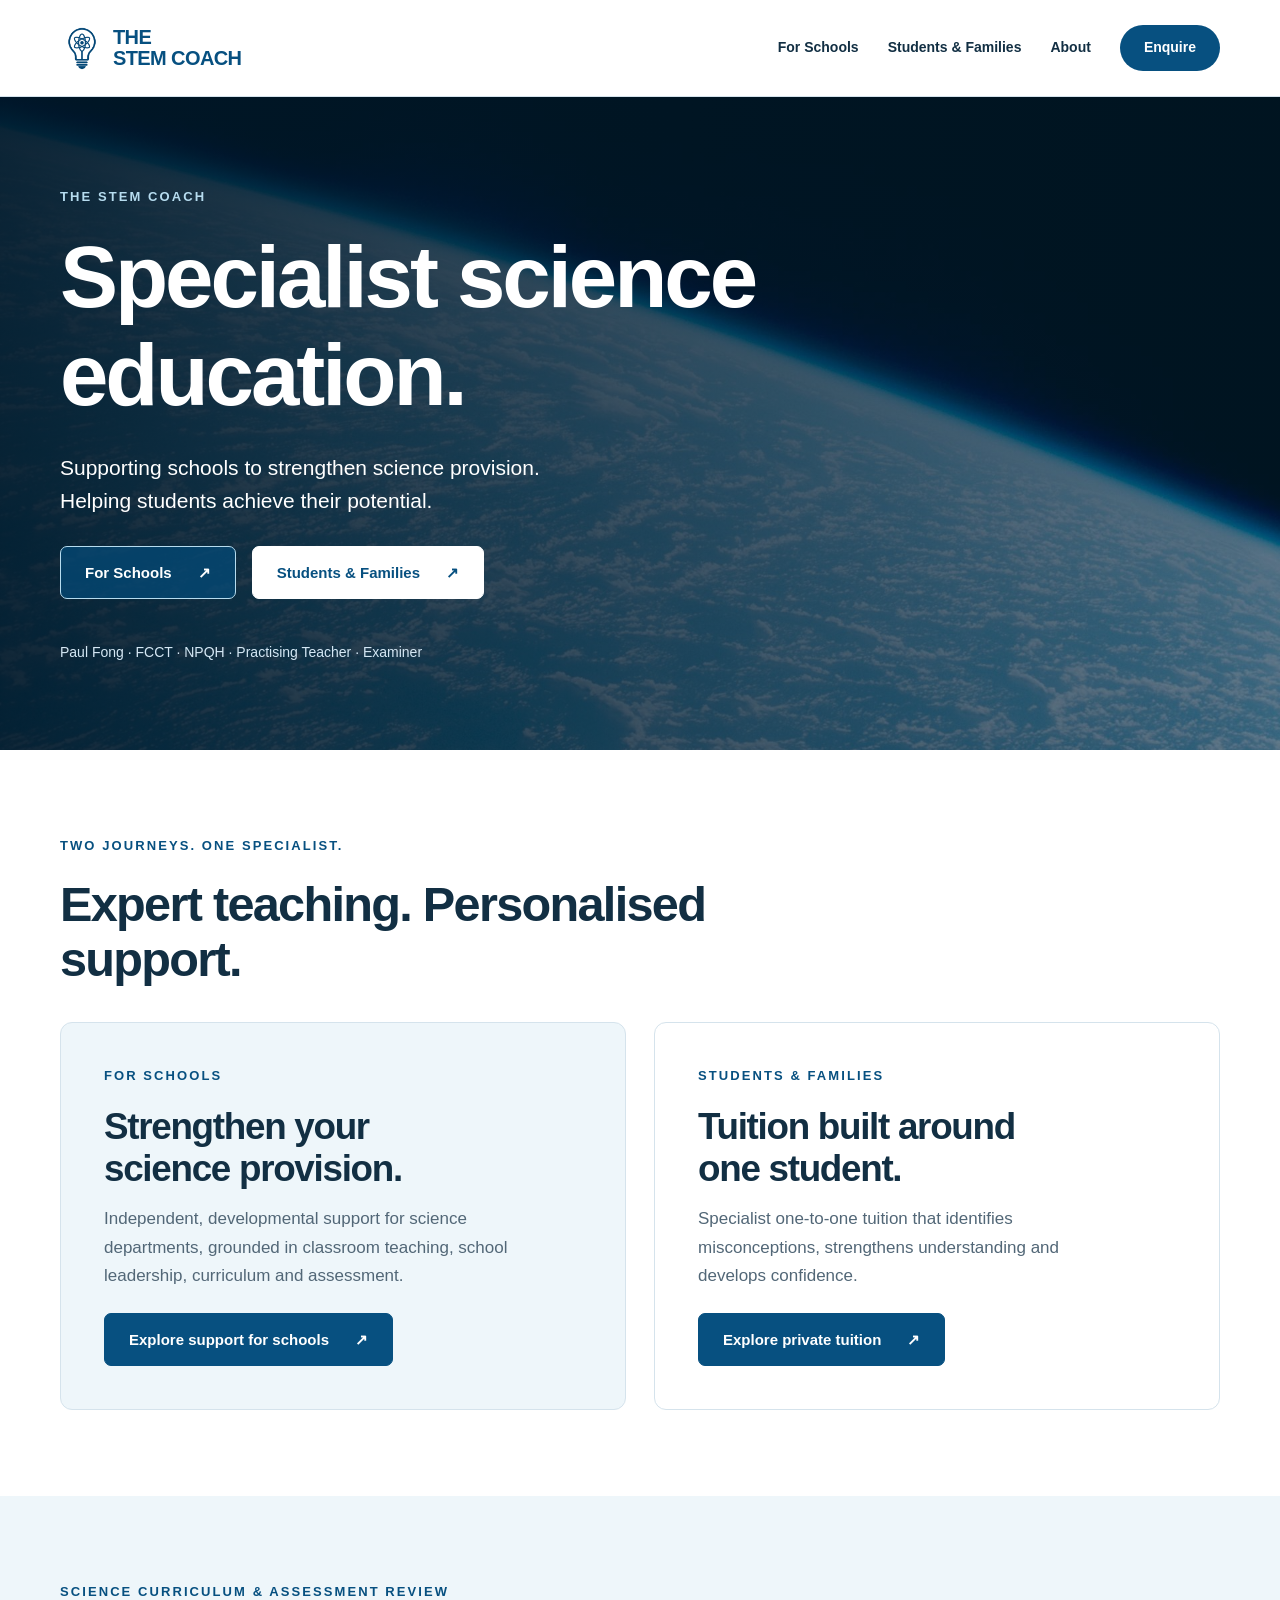
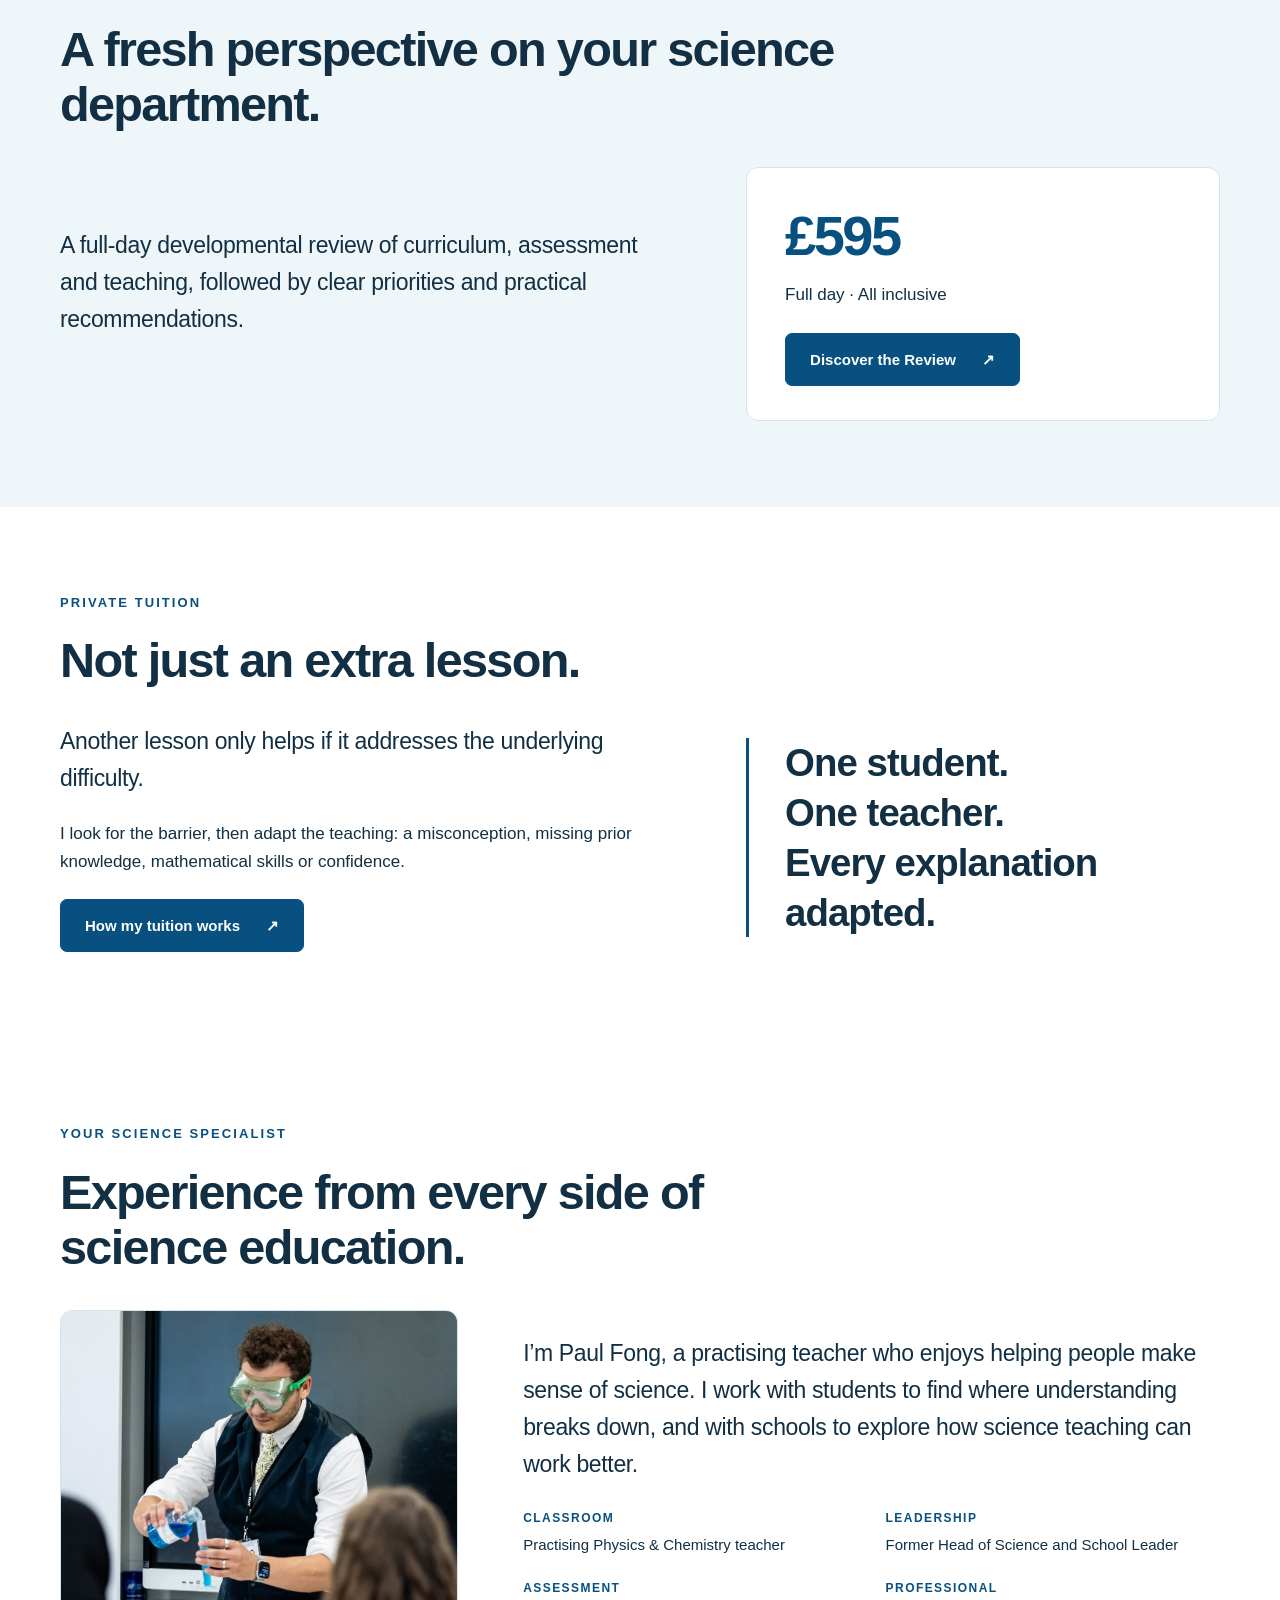
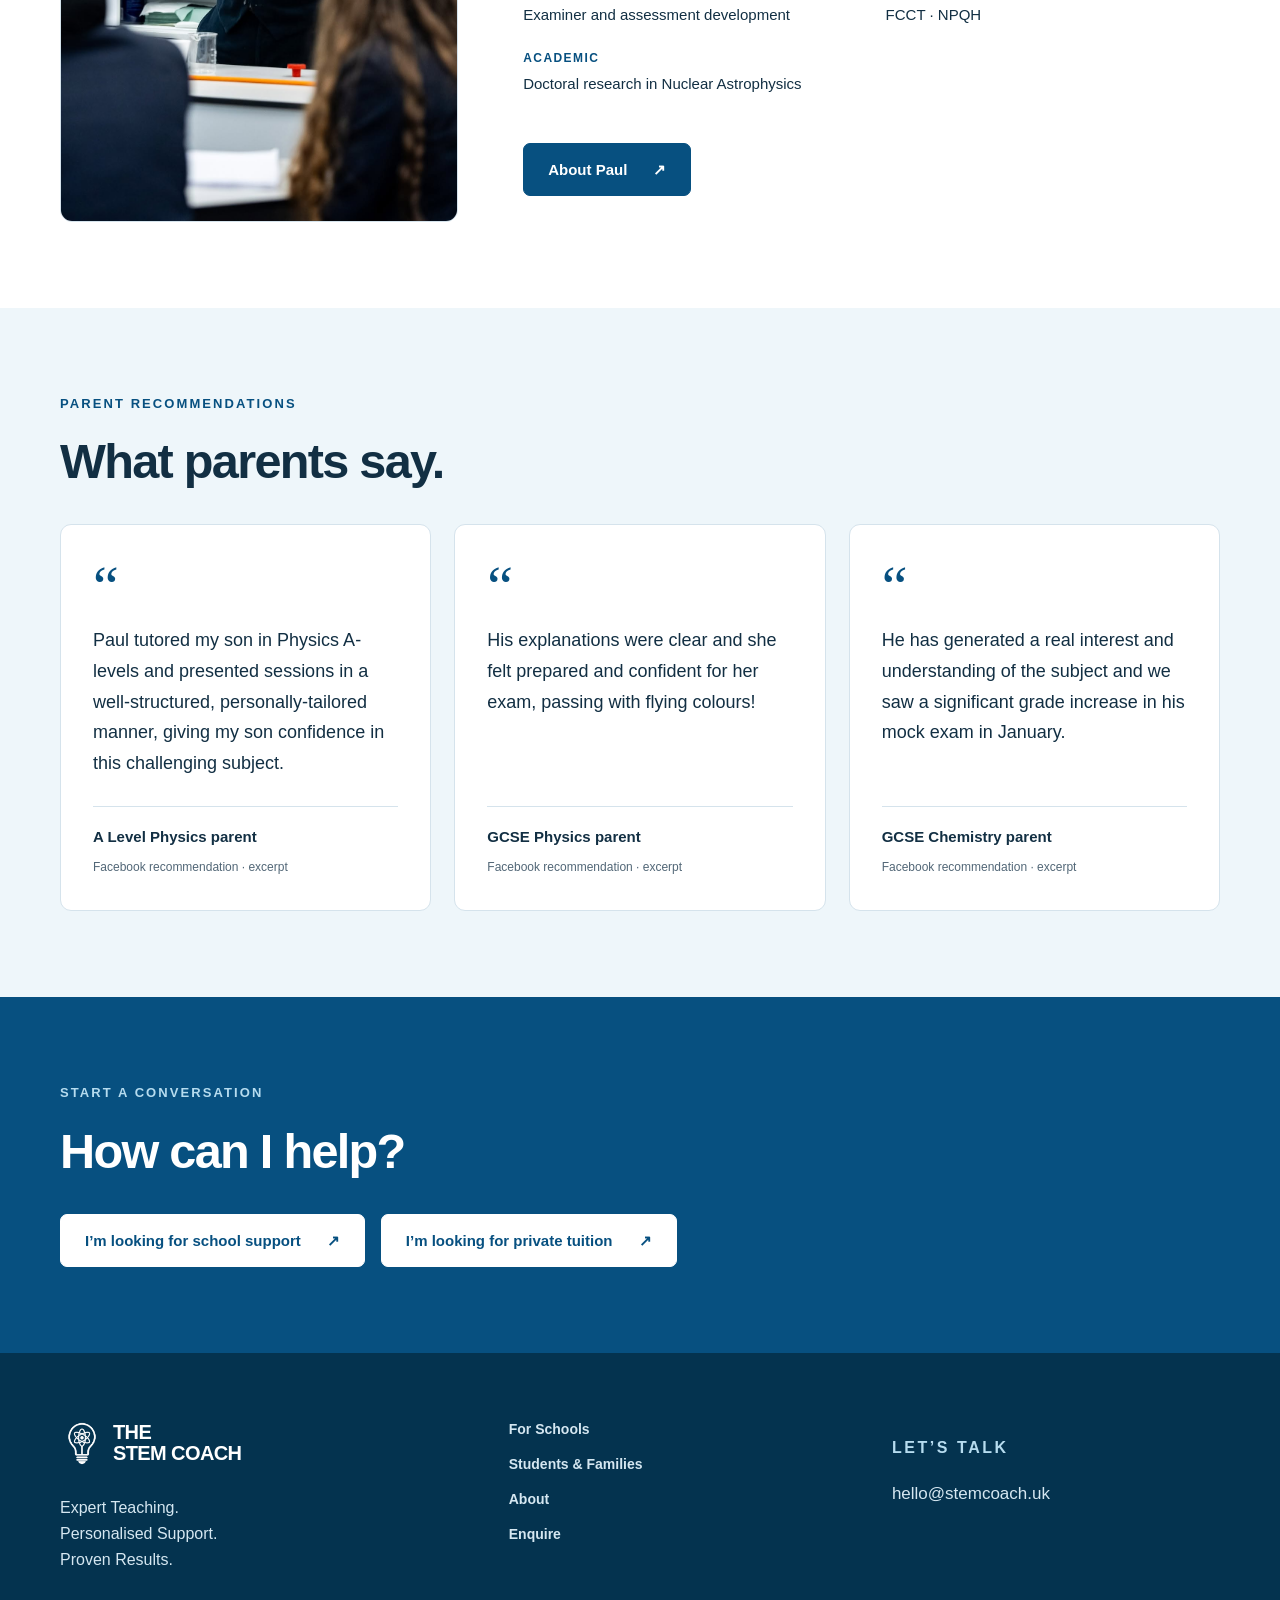
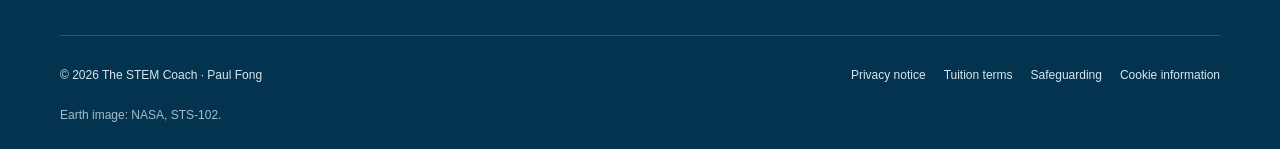
<file: index.html>
<!doctype html><html lang="en-GB"><head><meta charset="UTF-8"><meta name="viewport" content="width=device-width,initial-scale=1"><title>Specialist science education | The STEM Coach</title><meta name="description" content="Independent science consultancy for schools and specialist online Physics and Science tuition."><meta property="og:title" content="Specialist science education | The STEM Coach"><meta property="og:description" content="Independent science consultancy for schools and specialist online Physics and Science tuition."><meta property="og:type" content="website"><meta property="og:locale" content="en_GB"><link rel="icon" href="/favicon.svg" type="image/svg+xml"><link rel="stylesheet" href="/style.css?v=20261004-1436"><script defer src="/app.js"></script></head><body><a class="skip" href="#main">Skip to content</a><header><div class="wrap nav-wrap"><a class="brand" href="/" aria-label="The STEM Coach home"><img class="brand-mark" src="/stem-coach-logo.png" alt="" width="44" height="60"><span>THE<br>STEM COACH</span></a><button class="menu-toggle" aria-label="Open navigation" aria-expanded="false" aria-controls="main-nav">Menu <span>☰</span></button><nav id="main-nav" aria-label="Main navigation"><a href="/schools" class=" " >For Schools</a><a href="/tuition" class=" " >Students & Families</a><a href="/about" class=" " >About</a><a href="/enquire" class=" nav-cta" >Enquire</a></nav></div></header><main id="main"><section class="hero earth"><div class="wrap"><p class="eyebrow">THE STEM COACH</p><h1>Specialist science<br>education.</h1><p class="lede">Supporting schools to strengthen science provision.<br>Helping students achieve their potential.</p><div class="actions"><a class="button light" href="/schools">For Schools <span aria-hidden="true">↗</span></a><a class="button light" href="/tuition">Students & Families <span aria-hidden="true">↗</span></a></div><p class=credentials>Paul Fong · FCCT · NPQH · Practising Teacher · Examiner</p></div></section><section class="section "><div class="wrap"><p class="eyebrow">TWO JOURNEYS. ONE SPECIALIST.</p><h2>Expert teaching. Personalised support.</h2><div class="routes"><article class="route"><p class="eyebrow">FOR SCHOOLS</p><h3>Strengthen your<br>science provision.</h3><p>Independent, developmental support for science departments, grounded in classroom teaching, school leadership, curriculum and assessment.</p><a class="button " href="/schools">Explore support for schools <span aria-hidden="true">↗</span></a></article><article class="route"><p class="eyebrow">STUDENTS & FAMILIES</p><h3>Tuition built around<br>one student.</h3><p>Specialist one-to-one tuition that identifies misconceptions, strengthens understanding and develops confidence.</p><a class="button " href="/tuition">Explore private tuition <span aria-hidden="true">↗</span></a></article></div></div></section><section class="section pale"><div class="wrap"><p class="eyebrow">SCIENCE CURRICULUM & ASSESSMENT REVIEW</p><h2>A fresh perspective on your science department.</h2><div class="split"><p class="large">A full-day developmental review of curriculum, assessment and teaching, followed by clear priorities and practical recommendations.</p><div class="price-panel"><p class="price">£595</p><p>Full day · All inclusive</p><a class="button " href="/schools#review">Discover the Review <span aria-hidden="true">↗</span></a></div></div></div></section><section class="section "><div class="wrap"><p class="eyebrow">PRIVATE TUITION</p><h2>Not just an extra lesson.</h2><div class="split"><div><p class="large">Another lesson only helps if it addresses the underlying difficulty.</p><p>I look for the barrier, then adapt the teaching: a misconception, missing prior knowledge, mathematical skills or confidence.</p><a class="button " href="/tuition#how-it-works">How my tuition works <span aria-hidden="true">↗</span></a></div><blockquote>One student.<br>One teacher.<br>Every explanation adapted.</blockquote></div></div></section><section class="section "><div class="wrap"><p class="eyebrow">YOUR SCIENCE SPECIALIST</p><h2>Experience from every side of science education.</h2><div class="bio"><figure class="portrait teaching-photo"><img src="/paul-teaching.jpg" alt="Paul Fong teaching a chemistry practical, pouring a blue solution into a test tube." width="1920" height="1280" loading="lazy"></figure><div><p class="large">I’m Paul Fong, a practising teacher who enjoys helping people make sense of science. I work with students to find where understanding breaks down, and with schools to explore how science teaching can work better.</p><div class="credentials-grid"><div><h3>Classroom</h3><p>Practising Physics & Chemistry teacher</p></div><div><h3>Leadership</h3><p>Former Head of Science and School Leader</p></div><div><h3>Assessment</h3><p>Examiner and assessment development</p></div><div><h3>Professional</h3><p>FCCT · NPQH</p></div><div><h3>Academic</h3><p>Doctoral research in Nuclear Astrophysics</p></div></div><a class="button " href="/about">About Paul <span aria-hidden="true">↗</span></a></div></div></div></section><section class="section pale"><div class="wrap"><p class="eyebrow">PARENT RECOMMENDATIONS</p><h2>What parents say.</h2><div class="grid testimonials"><figure class="card testimonial"><span class="quote-mark" aria-hidden="true">“</span><blockquote>Paul tutored my son in Physics A-levels and presented sessions in a well-structured, personally-tailored manner, giving my son confidence in this challenging subject.</blockquote><figcaption><strong>A Level Physics parent</strong><small>Facebook recommendation · excerpt</small></figcaption></figure><figure class="card testimonial"><span class="quote-mark" aria-hidden="true">“</span><blockquote>His explanations were clear and she felt prepared and confident for her exam, passing with flying colours!</blockquote><figcaption><strong>GCSE Physics parent</strong><small>Facebook recommendation · excerpt</small></figcaption></figure><figure class="card testimonial"><span class="quote-mark" aria-hidden="true">“</span><blockquote>He has generated a real interest and understanding of the subject and we saw a significant grade increase in his mock exam in January.</blockquote><figcaption><strong>GCSE Chemistry parent</strong><small>Facebook recommendation · excerpt</small></figcaption></figure></div></div></section><section class="section blue"><div class="wrap"><p class="eyebrow">START A CONVERSATION</p><h2>How can I help?</h2><div class="actions"><a class="button light" href="/enquire?type=school">I’m looking for school support <span aria-hidden="true">↗</span></a><a class="button light" href="/enquire?type=tuition">I’m looking for private tuition <span aria-hidden="true">↗</span></a></div></div></section></main><footer><div class="wrap"><div class="footer-top"><div><a class="brand" href="/" aria-label="The STEM Coach home"><img class="brand-mark" src="/stem-coach-logo.png" alt="" width="44" height="60"><span>THE<br>STEM COACH</span></a><p>Expert Teaching.<br>Personalised Support.<br>Proven Results.</p></div><nav aria-label="Footer navigation"><a href="/schools">For Schools</a><a href="/tuition">Students & Families</a><a href="/about">About</a><a href="/enquire">Enquire</a></nav><div><p class="eyebrow">LET’S TALK</p><a href="mailto:hello@stemcoach.uk">hello@stemcoach.uk</a></div></div><div class="footer-bottom"><span>© 2026 The STEM Coach · Paul Fong</span><div><a href="/privacy">Privacy notice</a><a href="/terms">Tuition terms</a><a href="/safeguarding">Safeguarding</a><a href="/cookies">Cookie information</a></div></div><p class="image-credit">Earth image: NASA, STS-102.</p></div></footer></body></html>
</file>
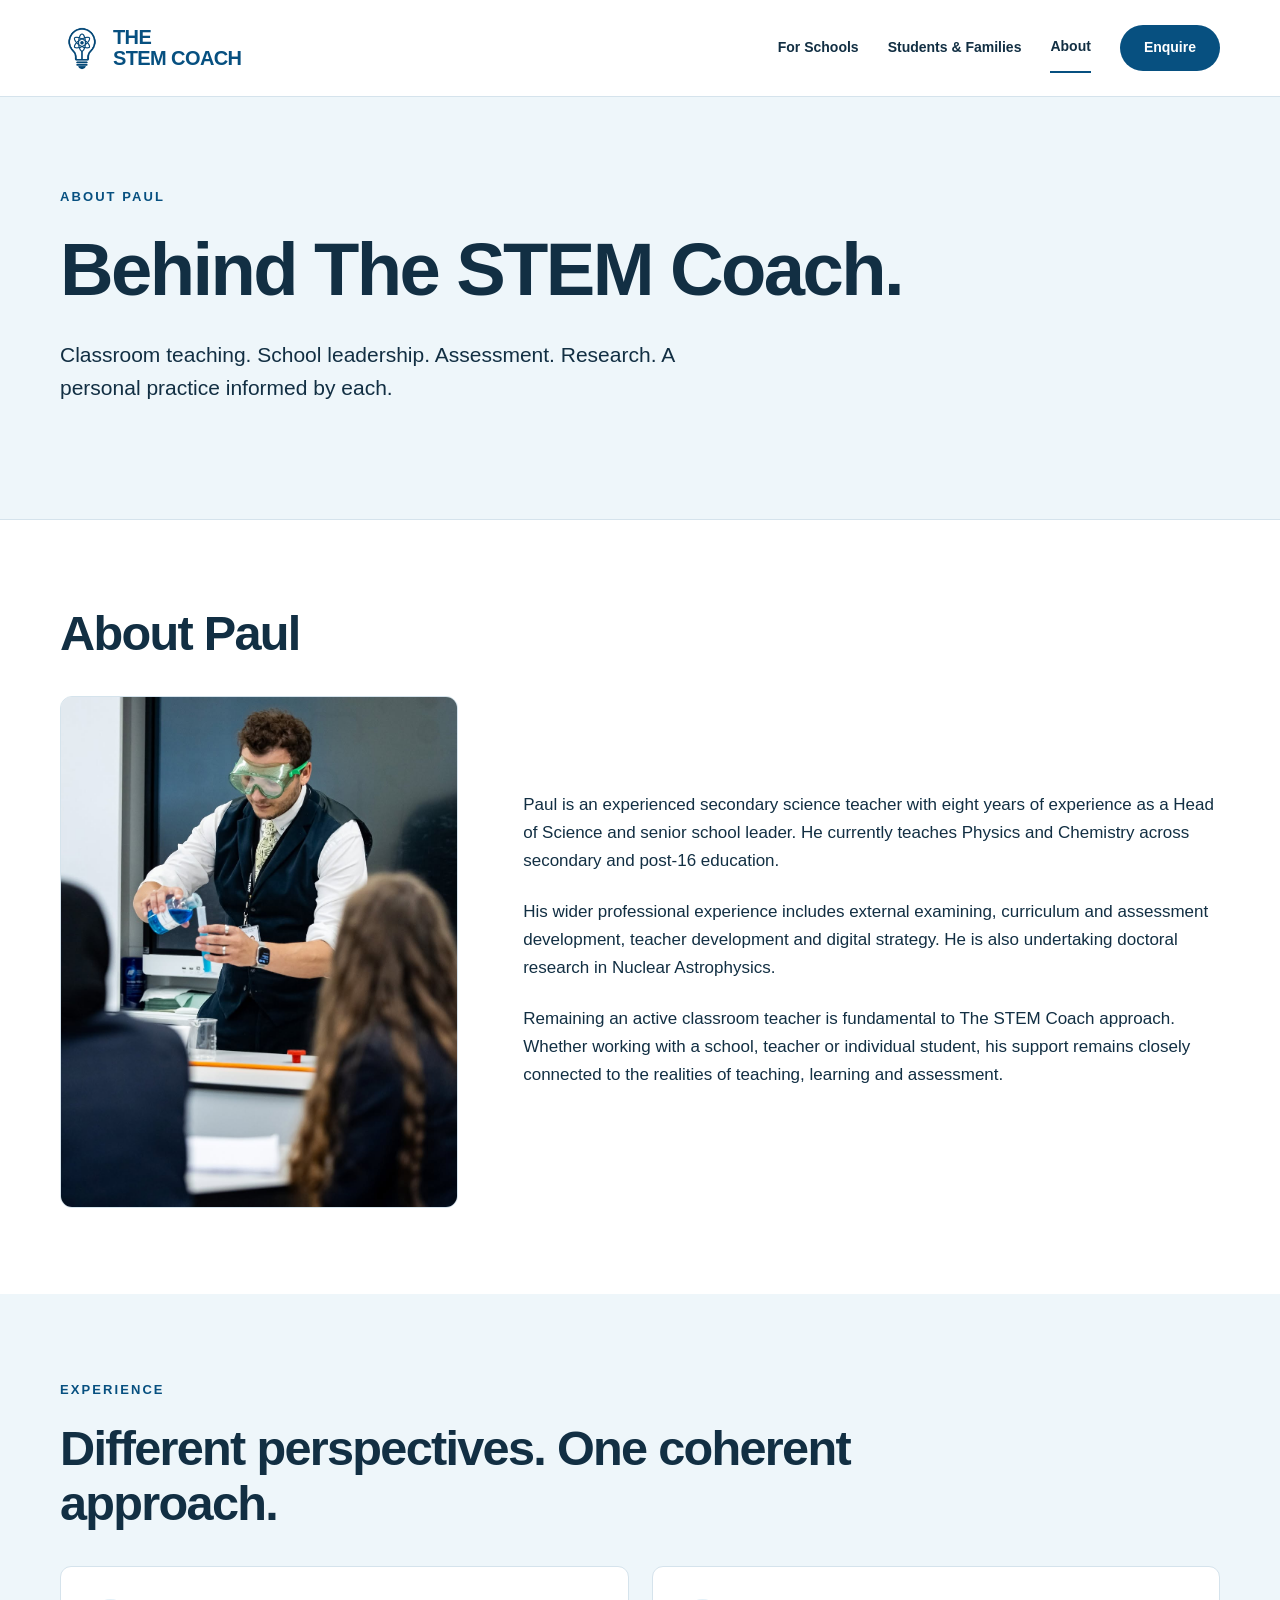
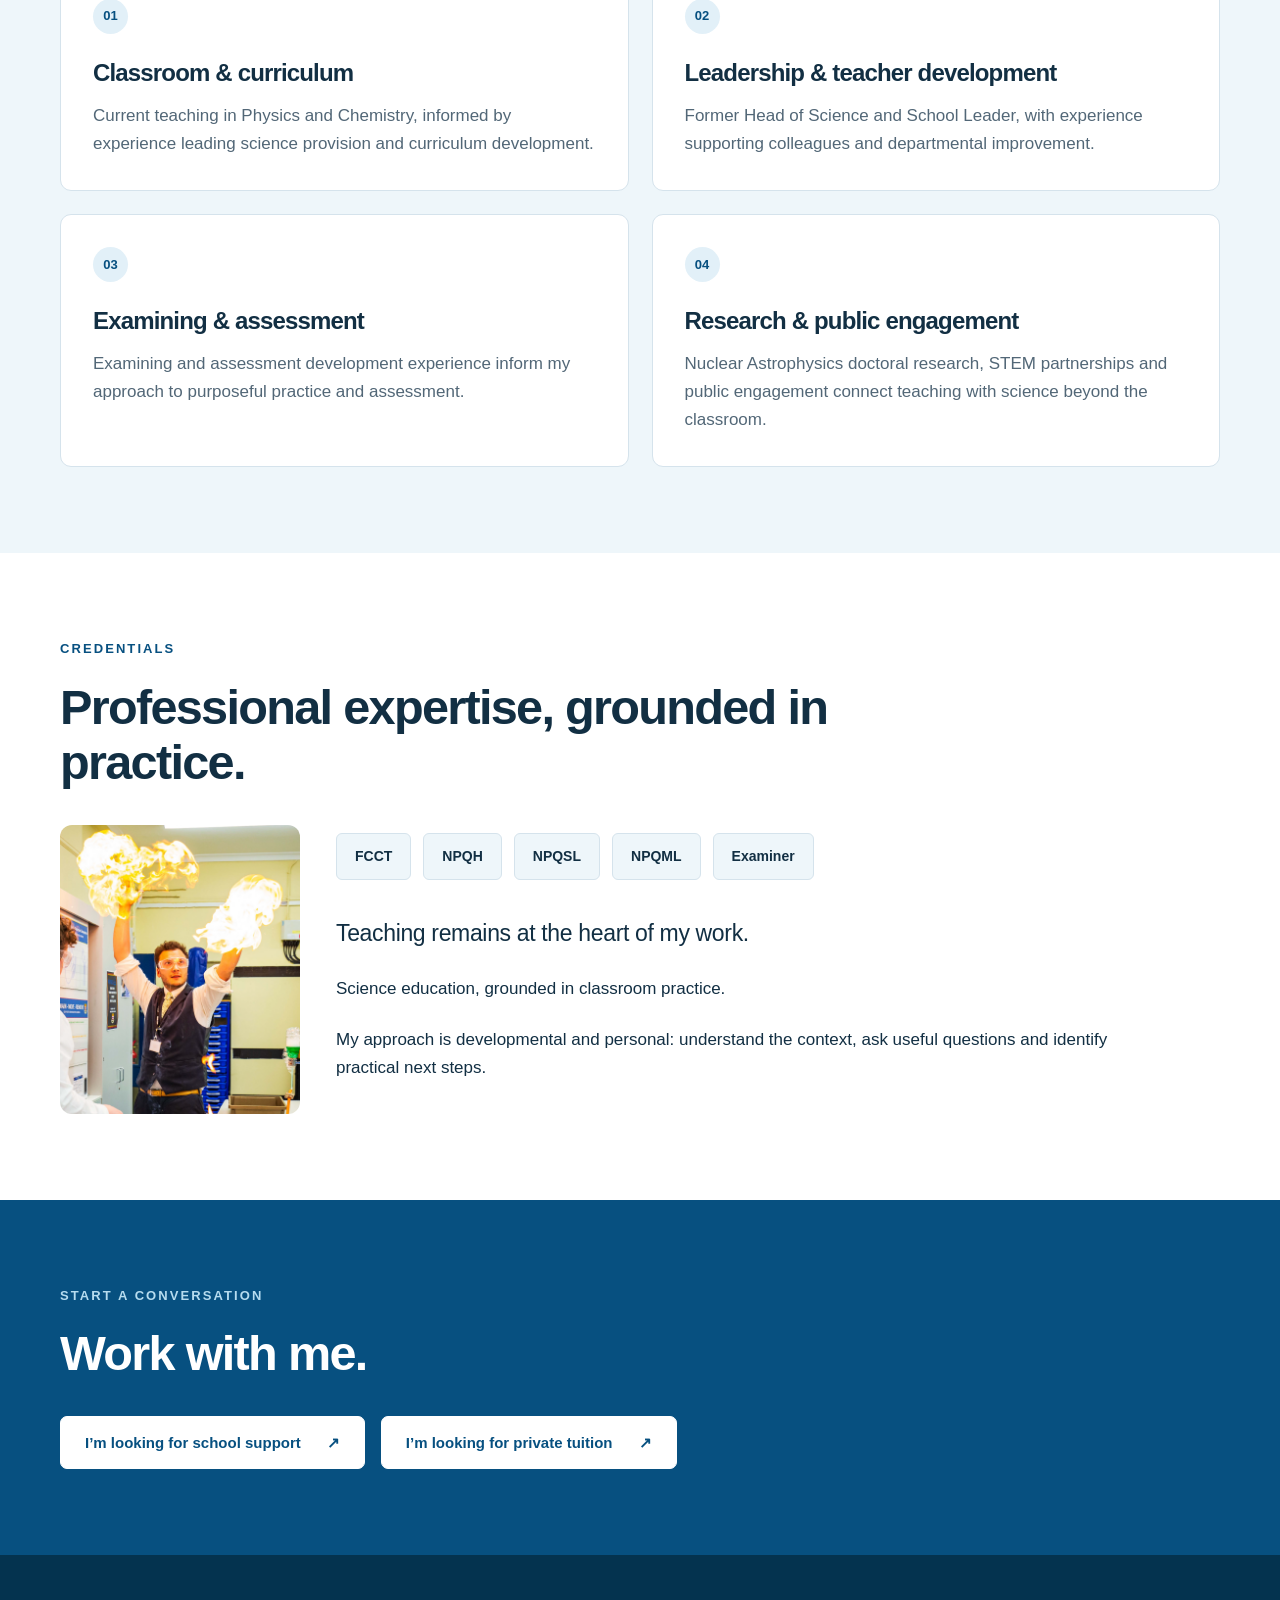
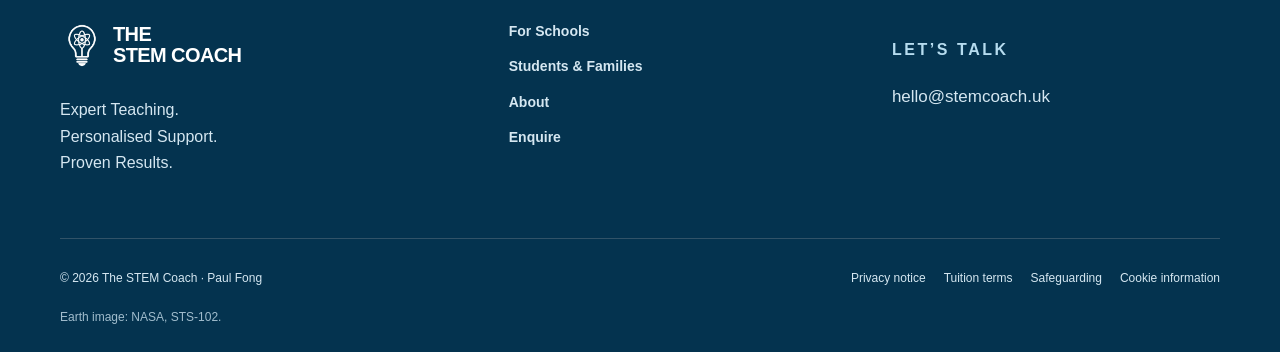
<file: about/index.html>
<!doctype html><html lang="en-GB"><head><meta charset="UTF-8"><meta name="viewport" content="width=device-width,initial-scale=1"><title>About Paul Fong | The STEM Coach</title><meta name="description" content="Meet Paul Fong: Physics and Chemistry teacher, former school leader, examiner, NPQH, FCCT and Nuclear Astrophysics doctoral researcher."><meta property="og:title" content="About Paul Fong | The STEM Coach"><meta property="og:description" content="Meet Paul Fong: Physics and Chemistry teacher, former school leader, examiner, NPQH, FCCT and Nuclear Astrophysics doctoral researcher."><meta property="og:type" content="website"><meta property="og:locale" content="en_GB"><link rel="icon" href="/favicon.svg" type="image/svg+xml"><link rel="stylesheet" href="/style.css?v=20261004-1436"><script defer src="/app.js"></script></head><body><a class="skip" href="#main">Skip to content</a><header><div class="wrap nav-wrap"><a class="brand" href="/" aria-label="The STEM Coach home"><img class="brand-mark" src="/stem-coach-logo.png" alt="" width="44" height="60"><span>THE<br>STEM COACH</span></a><button class="menu-toggle" aria-label="Open navigation" aria-expanded="false" aria-controls="main-nav">Menu <span>☰</span></button><nav id="main-nav" aria-label="Main navigation"><a href="/schools" class=" " >For Schools</a><a href="/tuition" class=" " >Students & Families</a><a href="/about" class="active " aria-current=page>About</a><a href="/enquire" class=" nav-cta" >Enquire</a></nav></div></header><main id="main"><section class="hero inner"><div class="wrap"><p class="eyebrow">ABOUT PAUL</p><h1>Behind The STEM Coach.</h1><p class="lede">Classroom teaching. School leadership. Assessment. Research. A personal practice informed by each.</p><div class="actions"></div></div></section><section class="section "><div class="wrap"><h2>About Paul</h2><div class="bio"><figure class="portrait teaching-photo"><img src="/paul-teaching.jpg" alt="Paul Fong teaching a chemistry practical, pouring a blue solution into a test tube." width="1920" height="1280" loading="lazy"></figure><div><p>Paul is an experienced secondary science teacher with eight years of experience as a Head of Science and senior school leader. He currently teaches Physics and Chemistry across secondary and post-16 education.</p><p>His wider professional experience includes external examining, curriculum and assessment development, teacher development and digital strategy. He is also undertaking doctoral research in Nuclear Astrophysics.</p><p>Remaining an active classroom teacher is fundamental to The STEM Coach approach. Whether working with a school, teacher or individual student, his support remains closely connected to the realities of teaching, learning and assessment.</p></div></div></div></section><section class="section pale"><div class="wrap"><p class="eyebrow">EXPERIENCE</p><h2>Different perspectives. One coherent approach.</h2><div class="grid "><article class="card"><span class="number">01</span><h3>Classroom & curriculum</h3><p>Current teaching in Physics and Chemistry, informed by experience leading science provision and curriculum development.</p></article><article class="card"><span class="number">02</span><h3>Leadership & teacher development</h3><p>Former Head of Science and School Leader, with experience supporting colleagues and departmental improvement.</p></article><article class="card"><span class="number">03</span><h3>Examining & assessment</h3><p>Examining and assessment development experience inform my approach to purposeful practice and assessment.</p></article><article class="card"><span class="number">04</span><h3>Research & public engagement</h3><p>Nuclear Astrophysics doctoral research, STEM partnerships and public engagement connect teaching with science beyond the classroom.</p></article></div></div></section><section class="section "><div class="wrap"><p class="eyebrow">CREDENTIALS</p><h2>Professional expertise, grounded in practice.</h2><div class="bio" style="display:flex;flex-wrap:wrap;gap:36px;align-items:center"><figure class="demonstration-photo" style="width:240px;max-width:100%;flex:0 1 240px;margin:0"><img src="/paul-demonstration.png" alt="Paul Fong wearing safety goggles while leading a classroom flame demonstration." width="980" height="1180" loading="lazy"></figure><div style="flex:1 1 320px;min-width:0"><div class="credential-strip"><span>FCCT</span><span>NPQH</span><span>NPQSL</span><span>NPQML</span><span>Examiner</span></div><p class="large">Teaching remains at the heart of my work.</p><p>Science education, grounded in classroom practice.</p><p class="narrow">My approach is developmental and personal: understand the context, ask useful questions and identify practical next steps.</p></div></div></div></section><section class="section blue"><div class="wrap"><p class="eyebrow">START A CONVERSATION</p><h2>Work with me.</h2><div class="actions"><a class="button light" href="/enquire?type=school">I’m looking for school support <span aria-hidden="true">↗</span></a><a class="button light" href="/enquire?type=tuition">I’m looking for private tuition <span aria-hidden="true">↗</span></a></div></div></section></main><footer><div class="wrap"><div class="footer-top"><div><a class="brand" href="/" aria-label="The STEM Coach home"><img class="brand-mark" src="/stem-coach-logo.png" alt="" width="44" height="60"><span>THE<br>STEM COACH</span></a><p>Expert Teaching.<br>Personalised Support.<br>Proven Results.</p></div><nav aria-label="Footer navigation"><a href="/schools">For Schools</a><a href="/tuition">Students & Families</a><a href="/about">About</a><a href="/enquire">Enquire</a></nav><div><p class="eyebrow">LET’S TALK</p><a href="mailto:hello@stemcoach.uk">hello@stemcoach.uk</a></div></div><div class="footer-bottom"><span>© 2026 The STEM Coach · Paul Fong</span><div><a href="/privacy">Privacy notice</a><a href="/terms">Tuition terms</a><a href="/safeguarding">Safeguarding</a><a href="/cookies">Cookie information</a></div></div><p class="image-credit">Earth image: NASA, STS-102.</p></div></footer></body></html>
</file>
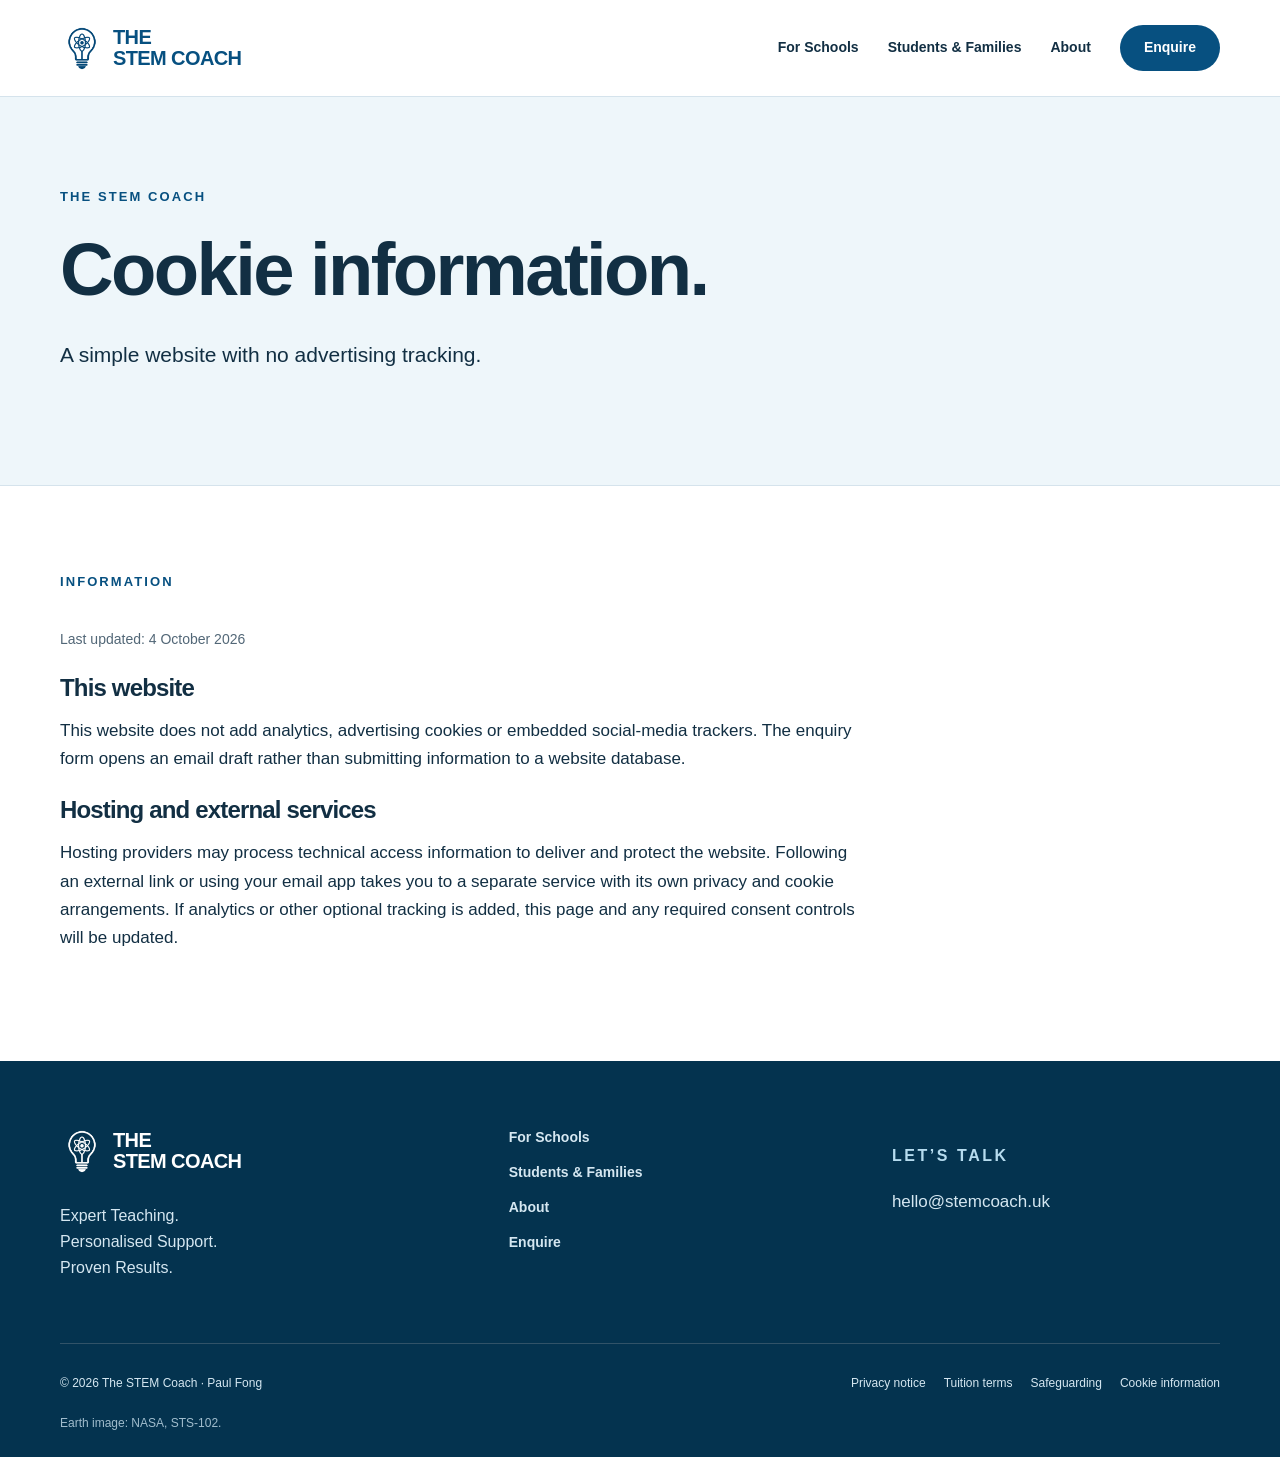
<file: cookies/index.html>
<!doctype html><html lang="en-GB"><head><meta charset="UTF-8"><meta name="viewport" content="width=device-width,initial-scale=1"><title>Cookie information | The STEM Coach</title><meta name="description" content="A simple website with no advertising tracking."><meta property="og:title" content="Cookie information | The STEM Coach"><meta property="og:description" content="A simple website with no advertising tracking."><meta property="og:type" content="website"><meta property="og:locale" content="en_GB"><link rel="icon" href="/favicon.svg" type="image/svg+xml"><link rel="stylesheet" href="/style.css?v=20261004-1436"><script defer src="/app.js"></script></head><body><a class="skip" href="#main">Skip to content</a><header><div class="wrap nav-wrap"><a class="brand" href="/" aria-label="The STEM Coach home"><img class="brand-mark" src="/stem-coach-logo.png" alt="" width="44" height="60"><span>THE<br>STEM COACH</span></a><button class="menu-toggle" aria-label="Open navigation" aria-expanded="false" aria-controls="main-nav">Menu <span>☰</span></button><nav id="main-nav" aria-label="Main navigation"><a href="/schools" class=" " >For Schools</a><a href="/tuition" class=" " >Students & Families</a><a href="/about" class=" " >About</a><a href="/enquire" class=" nav-cta" >Enquire</a></nav></div></header><main id="main"><section class="hero inner"><div class="wrap"><p class="eyebrow">THE STEM COACH</p><h1>Cookie information.</h1><p class="lede">A simple website with no advertising tracking.</p><div class="actions"></div></div></section><section class="section "><div class="wrap"><p class="eyebrow">INFORMATION</p><h2></h2><div class="narrow"><p class="form-note">Last updated: 4 October 2026</p><h3>This website</h3><p>This website does not add analytics, advertising cookies or embedded social-media trackers. The enquiry form opens an email draft rather than submitting information to a website database.</p><h3>Hosting and external services</h3><p>Hosting providers may process technical access information to deliver and protect the website. Following an external link or using your email app takes you to a separate service with its own privacy and cookie arrangements. If analytics or other optional tracking is added, this page and any required consent controls will be updated.</p></div></div></section></main><footer><div class="wrap"><div class="footer-top"><div><a class="brand" href="/" aria-label="The STEM Coach home"><img class="brand-mark" src="/stem-coach-logo.png" alt="" width="44" height="60"><span>THE<br>STEM COACH</span></a><p>Expert Teaching.<br>Personalised Support.<br>Proven Results.</p></div><nav aria-label="Footer navigation"><a href="/schools">For Schools</a><a href="/tuition">Students & Families</a><a href="/about">About</a><a href="/enquire">Enquire</a></nav><div><p class="eyebrow">LET’S TALK</p><a href="mailto:hello@stemcoach.uk">hello@stemcoach.uk</a></div></div><div class="footer-bottom"><span>© 2026 The STEM Coach · Paul Fong</span><div><a href="/privacy">Privacy notice</a><a href="/terms">Tuition terms</a><a href="/safeguarding">Safeguarding</a><a href="/cookies">Cookie information</a></div></div><p class="image-credit">Earth image: NASA, STS-102.</p></div></footer></body></html>
</file>
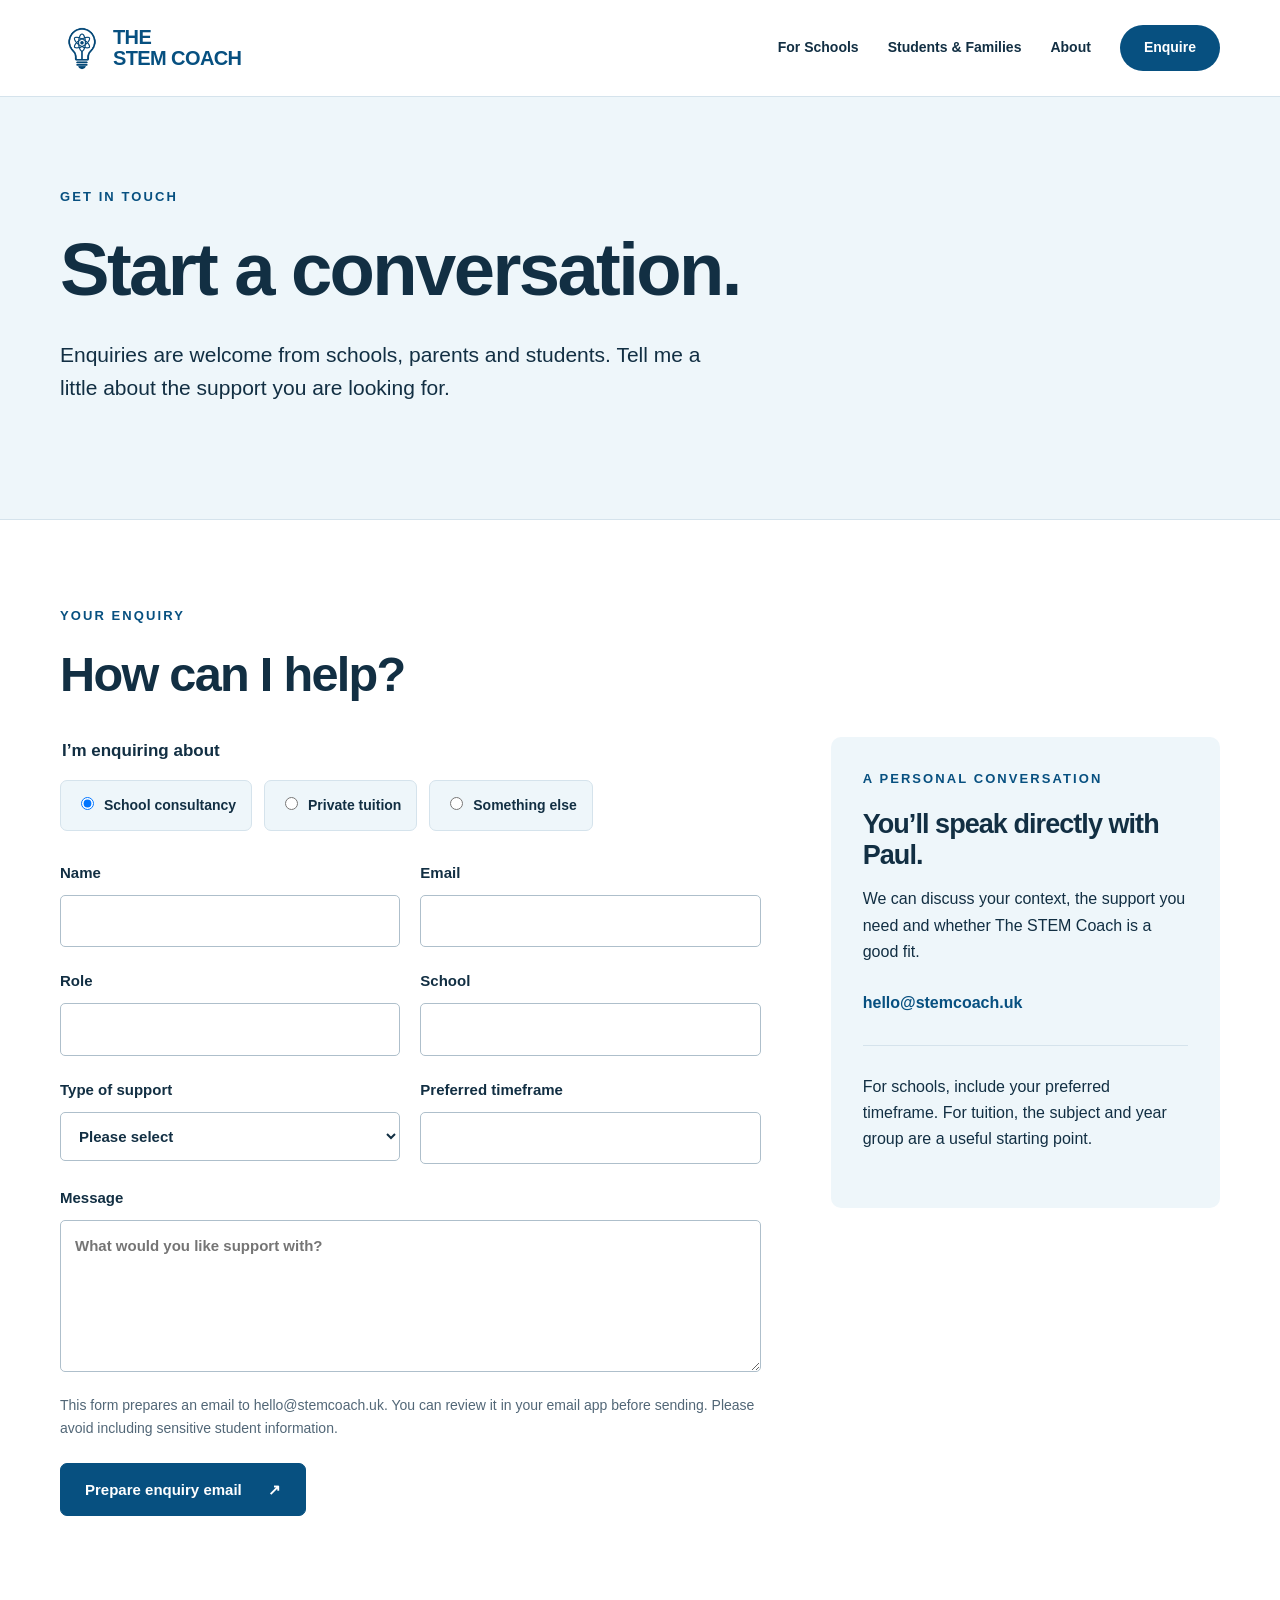
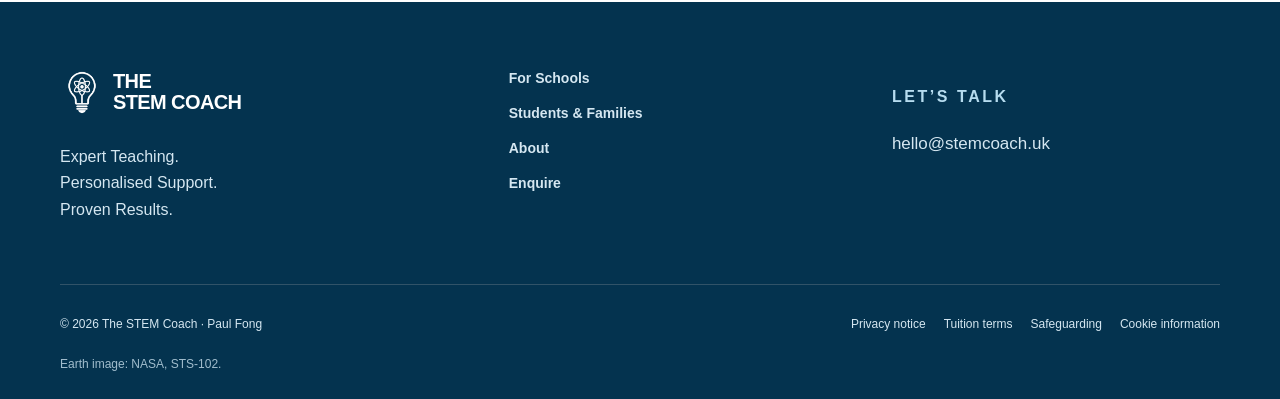
<file: enquire/index.html>
<!doctype html><html lang="en-GB"><head><meta charset="UTF-8"><meta name="viewport" content="width=device-width,initial-scale=1"><title>Enquire | The STEM Coach</title><meta name="description" content="Discuss science consultancy for your school or check availability for specialist private tuition."><meta property="og:title" content="Enquire | The STEM Coach"><meta property="og:description" content="Discuss science consultancy for your school or check availability for specialist private tuition."><meta property="og:type" content="website"><meta property="og:locale" content="en_GB"><link rel="icon" href="/favicon.svg" type="image/svg+xml"><link rel="stylesheet" href="/style.css?v=20261004-1436"><script defer src="/app.js"></script></head><body><a class="skip" href="#main">Skip to content</a><header><div class="wrap nav-wrap"><a class="brand" href="/" aria-label="The STEM Coach home"><img class="brand-mark" src="/stem-coach-logo.png" alt="" width="44" height="60"><span>THE<br>STEM COACH</span></a><button class="menu-toggle" aria-label="Open navigation" aria-expanded="false" aria-controls="main-nav">Menu <span>☰</span></button><nav id="main-nav" aria-label="Main navigation"><a href="/schools" class=" " >For Schools</a><a href="/tuition" class=" " >Students & Families</a><a href="/about" class=" " >About</a><a href="/enquire" class="active nav-cta" aria-current=page>Enquire</a></nav></div></header><main id="main"><section class="hero inner"><div class="wrap"><p class="eyebrow">GET IN TOUCH</p><h1>Start a conversation.</h1><p class="lede">Enquiries are welcome from schools, parents and students. Tell me a little about the support you are looking for.</p><div class="actions"></div></div></section><section class="section "><div class="wrap"><p class="eyebrow">YOUR ENQUIRY</p><h2>How can I help?</h2><div class="enquiry-layout"><form id="enquiry-form"><fieldset><legend>I’m enquiring about</legend><div class="type-options"><label><input type="radio" name="type" value="school" required checked> School consultancy</label><label><input type="radio" name="type" value="tuition"> Private tuition</label><label><input type="radio" name="type" value="other"> Something else</label></div></fieldset><div class="field-grid"><label>Name<input name="name" autocomplete="name" required></label><label>Email<input name="email" type="email" autocomplete="email" required></label></div><div id="conditional-fields"></div><label>Message<textarea name="message" rows="5" required placeholder="What would you like support with?"></textarea></label><p class="form-note">This form prepares an email to hello@stemcoach.uk. You can review it in your email app before sending. Please avoid including sensitive student information.</p><button class="button" type="submit">Prepare enquiry email <span aria-hidden="true">↗</span></button><div id="email-confirmation" class="confirmation" hidden role="status"><h3>Your enquiry is ready.</h3><p>Your email app has been asked to open a draft. Send it there to complete your enquiry. If it did not open, copy the text below and email hello@stemcoach.uk.</p><textarea id="email-copy" rows="10" readonly aria-label="Prepared enquiry text"></textarea><button type="button" id="copy-email" class="button">Copy enquiry</button><p id="copy-status" role="status"></p></div></form><aside><p class="eyebrow">A PERSONAL CONVERSATION</p><h3>You’ll speak directly with Paul.</h3><p>We can discuss your context, the support you need and whether The STEM Coach is a good fit.</p><a class="email" href="mailto:hello@stemcoach.uk">hello@stemcoach.uk</a><hr><p>For schools, include your preferred timeframe. For tuition, the subject and year group are a useful starting point.</p></aside></div></div></section></main><footer><div class="wrap"><div class="footer-top"><div><a class="brand" href="/" aria-label="The STEM Coach home"><img class="brand-mark" src="/stem-coach-logo.png" alt="" width="44" height="60"><span>THE<br>STEM COACH</span></a><p>Expert Teaching.<br>Personalised Support.<br>Proven Results.</p></div><nav aria-label="Footer navigation"><a href="/schools">For Schools</a><a href="/tuition">Students & Families</a><a href="/about">About</a><a href="/enquire">Enquire</a></nav><div><p class="eyebrow">LET’S TALK</p><a href="mailto:hello@stemcoach.uk">hello@stemcoach.uk</a></div></div><div class="footer-bottom"><span>© 2026 The STEM Coach · Paul Fong</span><div><a href="/privacy">Privacy notice</a><a href="/terms">Tuition terms</a><a href="/safeguarding">Safeguarding</a><a href="/cookies">Cookie information</a></div></div><p class="image-credit">Earth image: NASA, STS-102.</p></div></footer></body></html>
</file>
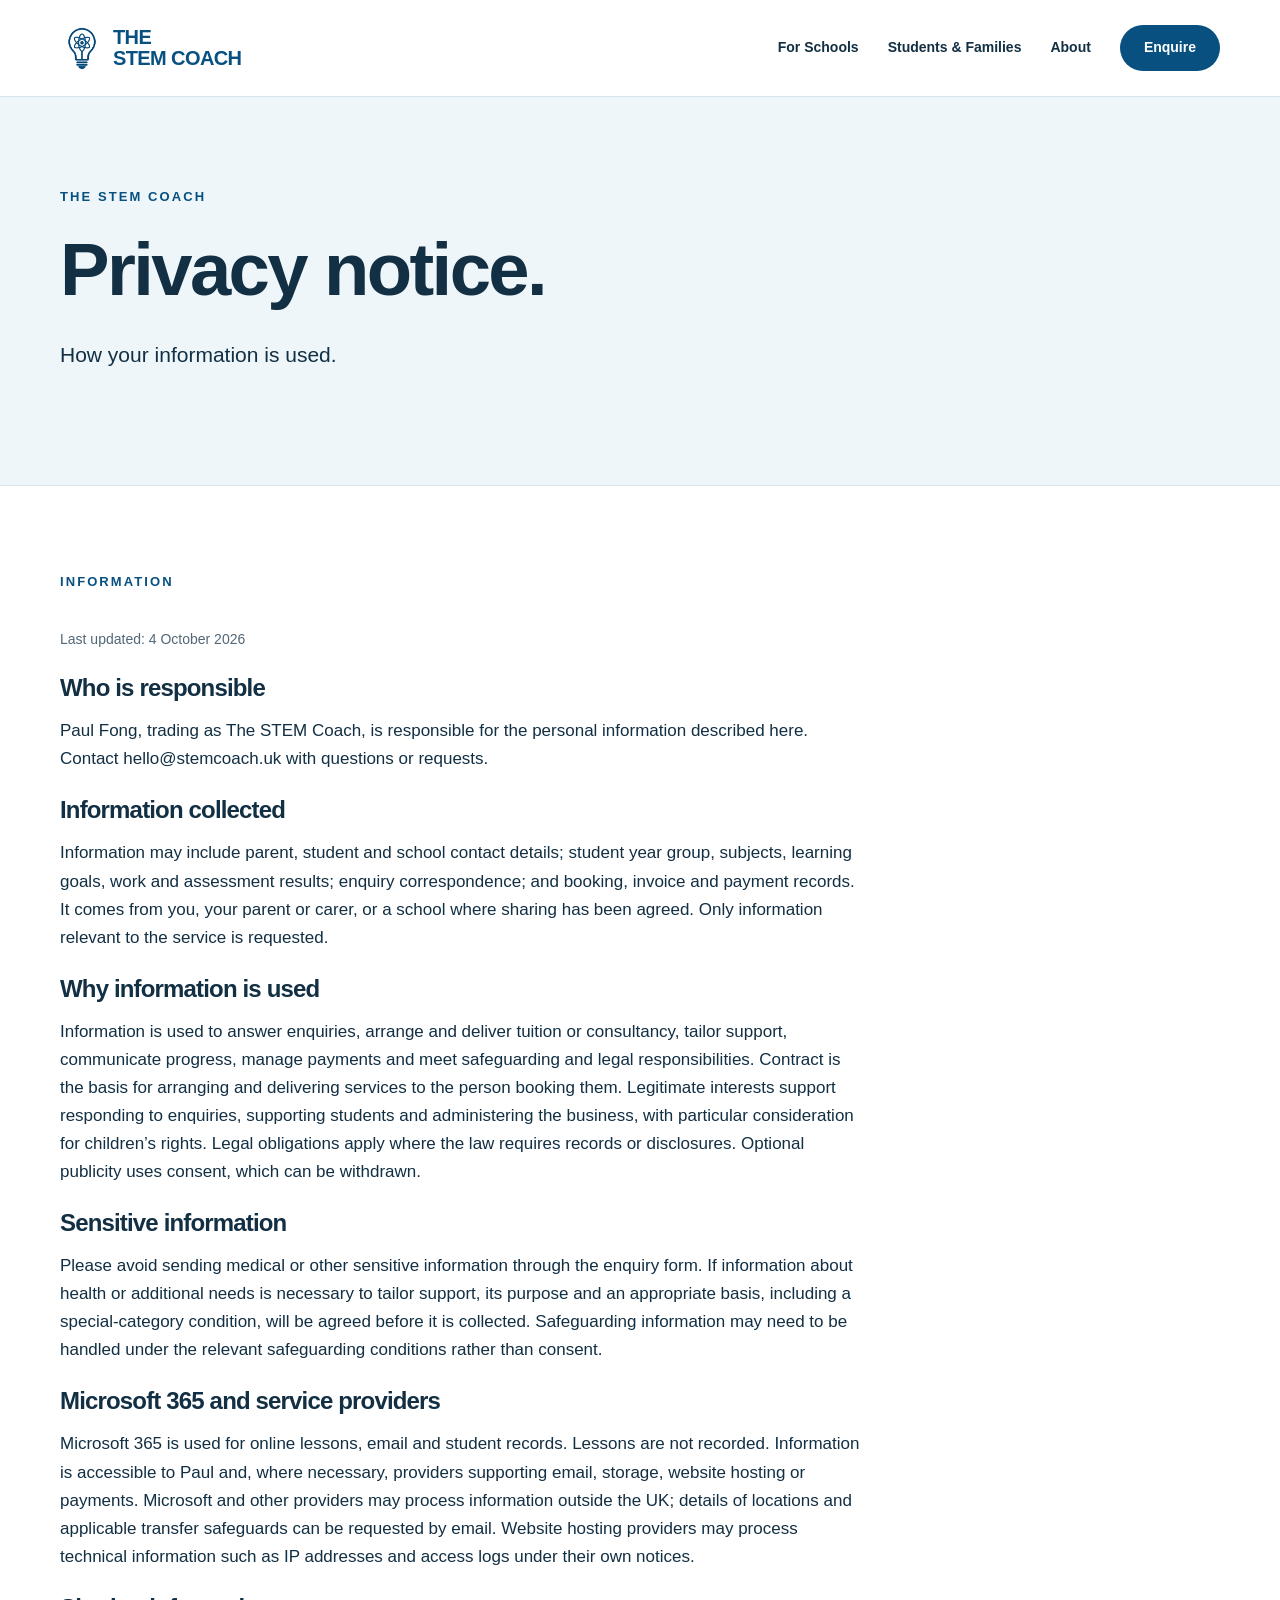
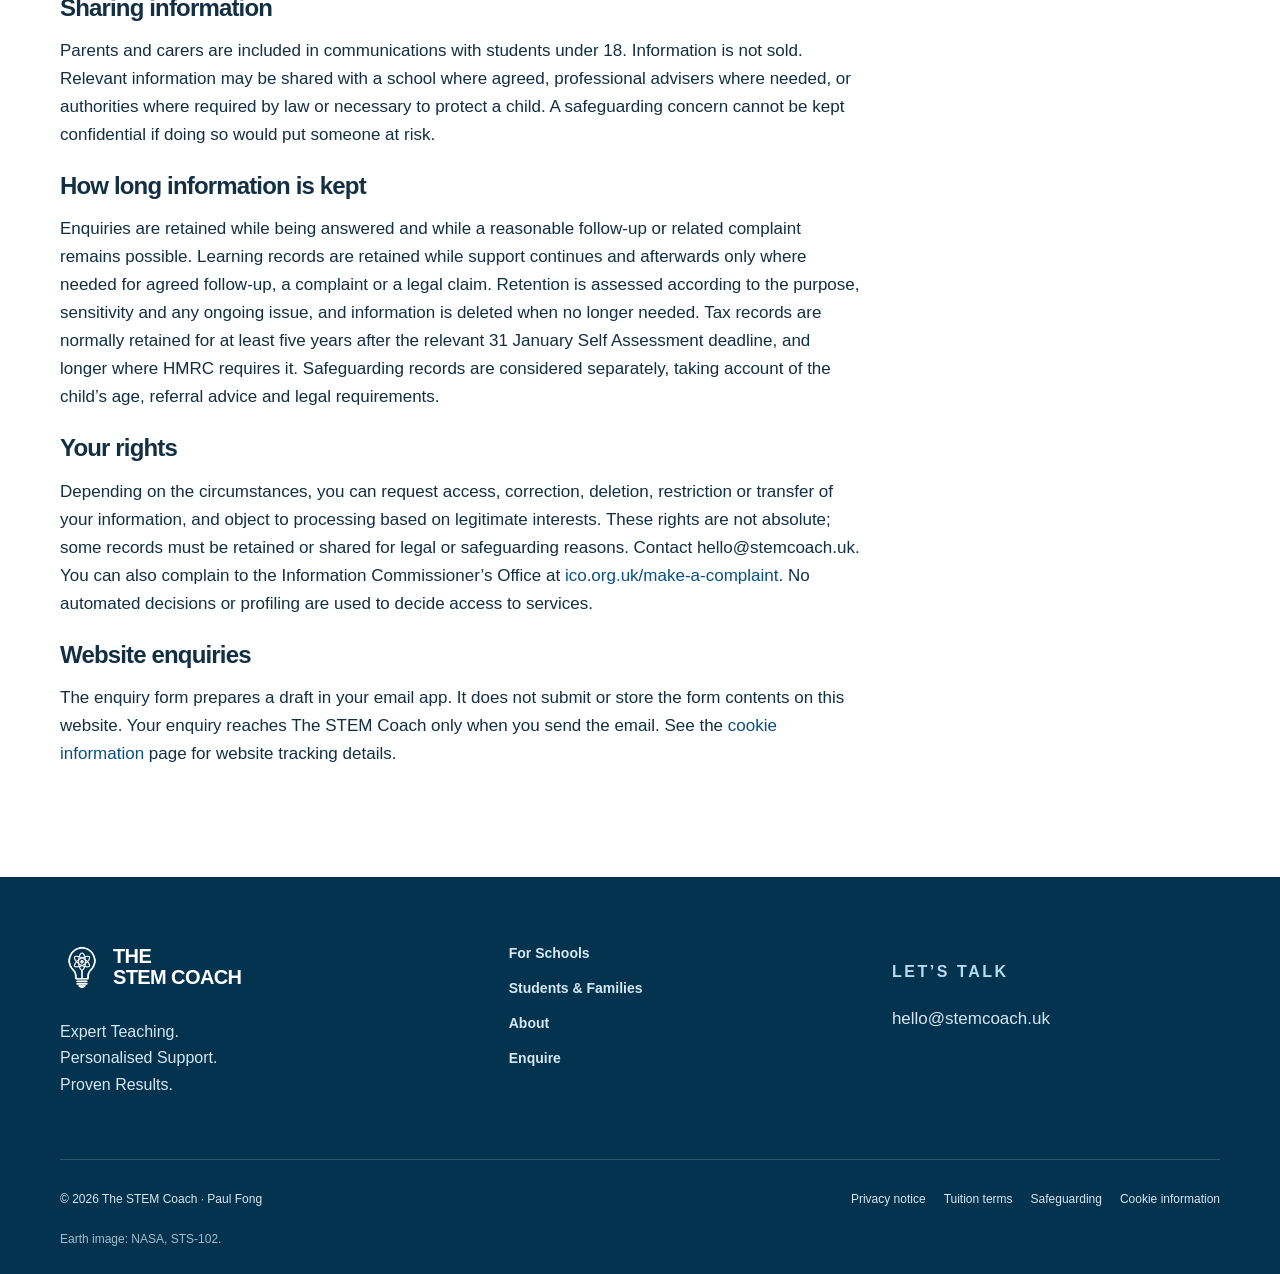
<file: privacy/index.html>
<!doctype html><html lang="en-GB"><head><meta charset="UTF-8"><meta name="viewport" content="width=device-width,initial-scale=1"><title>Privacy notice | The STEM Coach</title><meta name="description" content="How your information is used."><meta property="og:title" content="Privacy notice | The STEM Coach"><meta property="og:description" content="How your information is used."><meta property="og:type" content="website"><meta property="og:locale" content="en_GB"><link rel="icon" href="/favicon.svg" type="image/svg+xml"><link rel="stylesheet" href="/style.css?v=20261004-1436"><script defer src="/app.js"></script></head><body><a class="skip" href="#main">Skip to content</a><header><div class="wrap nav-wrap"><a class="brand" href="/" aria-label="The STEM Coach home"><img class="brand-mark" src="/stem-coach-logo.png" alt="" width="44" height="60"><span>THE<br>STEM COACH</span></a><button class="menu-toggle" aria-label="Open navigation" aria-expanded="false" aria-controls="main-nav">Menu <span>☰</span></button><nav id="main-nav" aria-label="Main navigation"><a href="/schools" class=" " >For Schools</a><a href="/tuition" class=" " >Students & Families</a><a href="/about" class=" " >About</a><a href="/enquire" class=" nav-cta" >Enquire</a></nav></div></header><main id="main"><section class="hero inner"><div class="wrap"><p class="eyebrow">THE STEM COACH</p><h1>Privacy notice.</h1><p class="lede">How your information is used.</p><div class="actions"></div></div></section><section class="section "><div class="wrap"><p class="eyebrow">INFORMATION</p><h2></h2><div class="narrow"><p class="form-note">Last updated: 4 October 2026</p><h3>Who is responsible</h3><p>Paul Fong, trading as The STEM Coach, is responsible for the personal information described here. Contact hello@stemcoach.uk with questions or requests.</p><h3>Information collected</h3><p>Information may include parent, student and school contact details; student year group, subjects, learning goals, work and assessment results; enquiry correspondence; and booking, invoice and payment records. It comes from you, your parent or carer, or a school where sharing has been agreed. Only information relevant to the service is requested.</p><h3>Why information is used</h3><p>Information is used to answer enquiries, arrange and deliver tuition or consultancy, tailor support, communicate progress, manage payments and meet safeguarding and legal responsibilities. Contract is the basis for arranging and delivering services to the person booking them. Legitimate interests support responding to enquiries, supporting students and administering the business, with particular consideration for children’s rights. Legal obligations apply where the law requires records or disclosures. Optional publicity uses consent, which can be withdrawn.</p><h3>Sensitive information</h3><p>Please avoid sending medical or other sensitive information through the enquiry form. If information about health or additional needs is necessary to tailor support, its purpose and an appropriate basis, including a special-category condition, will be agreed before it is collected. Safeguarding information may need to be handled under the relevant safeguarding conditions rather than consent.</p><h3>Microsoft 365 and service providers</h3><p>Microsoft 365 is used for online lessons, email and student records. Lessons are not recorded. Information is accessible to Paul and, where necessary, providers supporting email, storage, website hosting or payments. Microsoft and other providers may process information outside the UK; details of locations and applicable transfer safeguards can be requested by email. Website hosting providers may process technical information such as IP addresses and access logs under their own notices.</p><h3>Sharing information</h3><p>Parents and carers are included in communications with students under 18. Information is not sold. Relevant information may be shared with a school where agreed, professional advisers where needed, or authorities where required by law or necessary to protect a child. A safeguarding concern cannot be kept confidential if doing so would put someone at risk.</p><h3>How long information is kept</h3><p>Enquiries are retained while being answered and while a reasonable follow-up or related complaint remains possible. Learning records are retained while support continues and afterwards only where needed for agreed follow-up, a complaint or a legal claim. Retention is assessed according to the purpose, sensitivity and any ongoing issue, and information is deleted when no longer needed. Tax records are normally retained for at least five years after the relevant 31 January Self Assessment deadline, and longer where HMRC requires it. Safeguarding records are considered separately, taking account of the child’s age, referral advice and legal requirements.</p><h3>Your rights</h3><p>Depending on the circumstances, you can request access, correction, deletion, restriction or transfer of your information, and object to processing based on legitimate interests. These rights are not absolute; some records must be retained or shared for legal or safeguarding reasons. Contact hello@stemcoach.uk. You can also complain to the Information Commissioner’s Office at <a href="https://ico.org.uk/make-a-complaint/">ico.org.uk/make-a-complaint</a>. No automated decisions or profiling are used to decide access to services.</p><h3>Website enquiries</h3><p>The enquiry form prepares a draft in your email app. It does not submit or store the form contents on this website. Your enquiry reaches The STEM Coach only when you send the email. See the <a href="/cookies">cookie information</a> page for website tracking details.</p></div></div></section></main><footer><div class="wrap"><div class="footer-top"><div><a class="brand" href="/" aria-label="The STEM Coach home"><img class="brand-mark" src="/stem-coach-logo.png" alt="" width="44" height="60"><span>THE<br>STEM COACH</span></a><p>Expert Teaching.<br>Personalised Support.<br>Proven Results.</p></div><nav aria-label="Footer navigation"><a href="/schools">For Schools</a><a href="/tuition">Students & Families</a><a href="/about">About</a><a href="/enquire">Enquire</a></nav><div><p class="eyebrow">LET’S TALK</p><a href="mailto:hello@stemcoach.uk">hello@stemcoach.uk</a></div></div><div class="footer-bottom"><span>© 2026 The STEM Coach · Paul Fong</span><div><a href="/privacy">Privacy notice</a><a href="/terms">Tuition terms</a><a href="/safeguarding">Safeguarding</a><a href="/cookies">Cookie information</a></div></div><p class="image-credit">Earth image: NASA, STS-102.</p></div></footer></body></html>
</file>
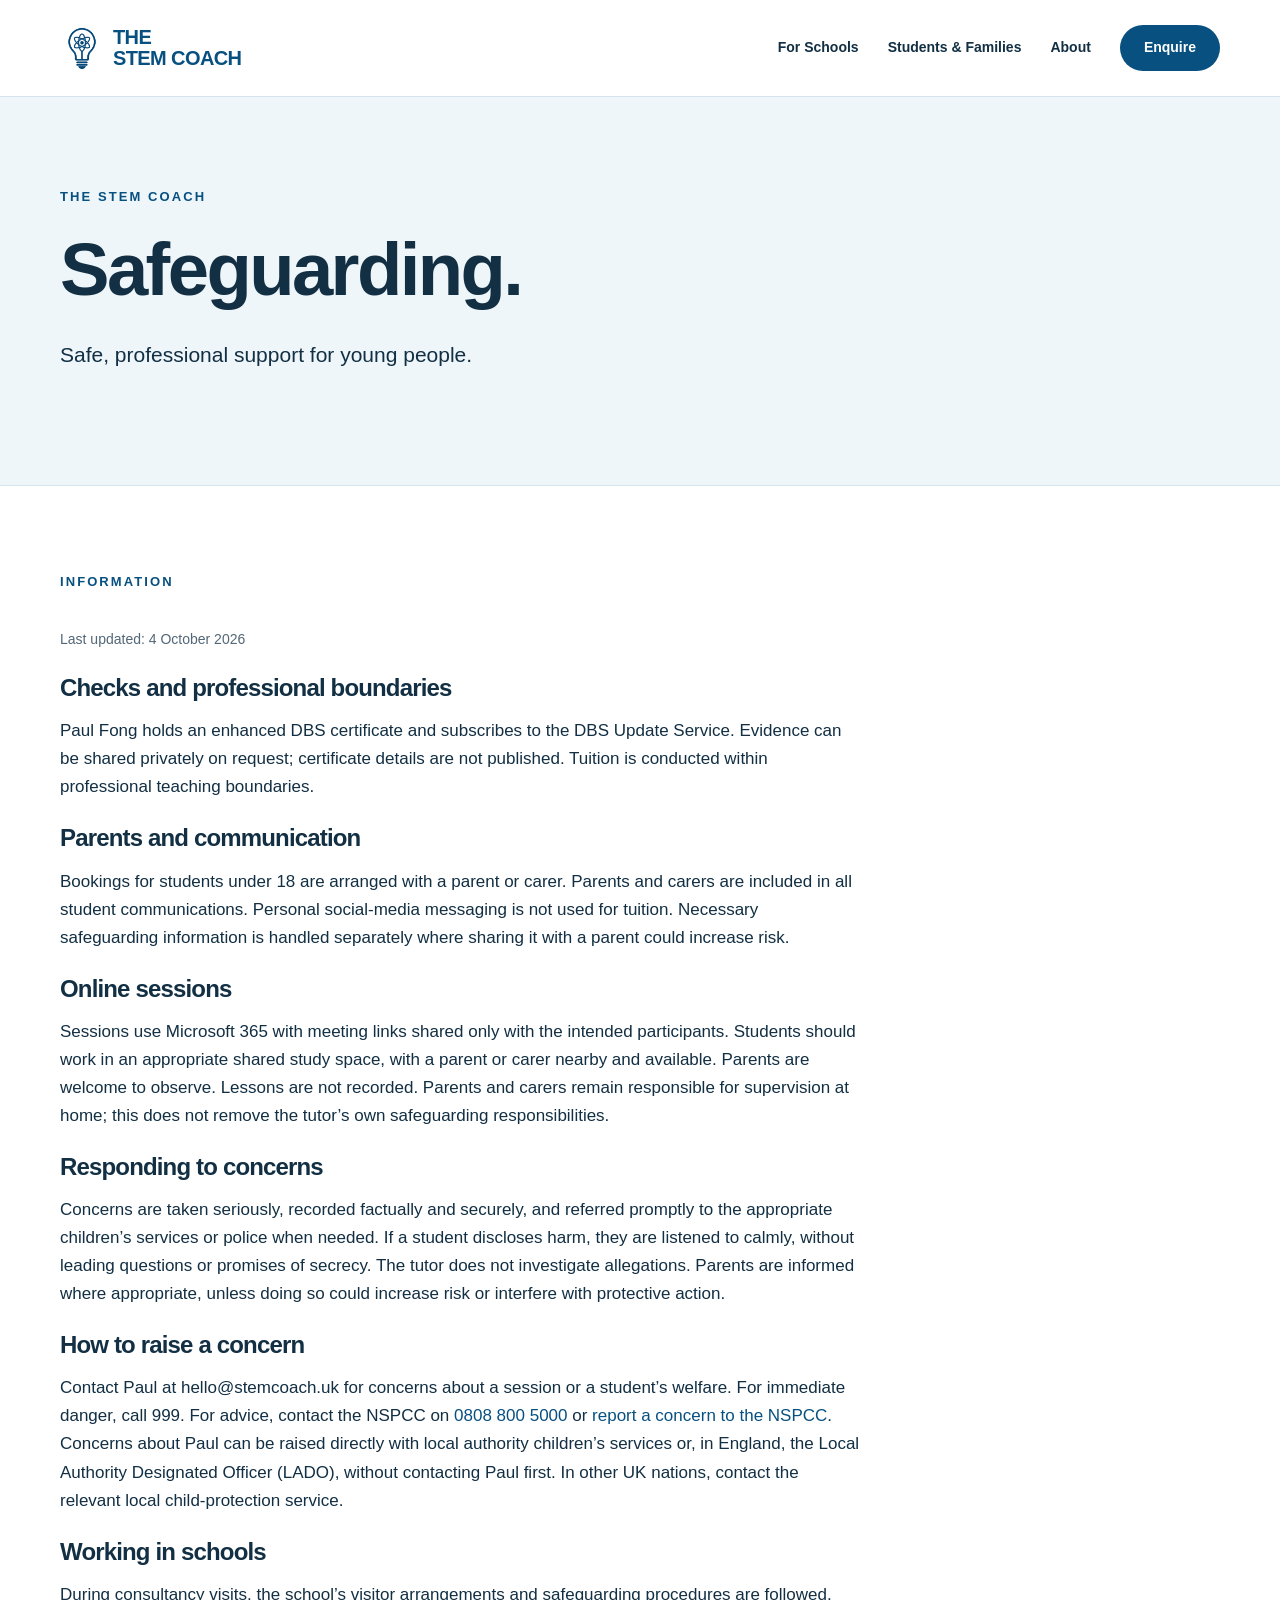
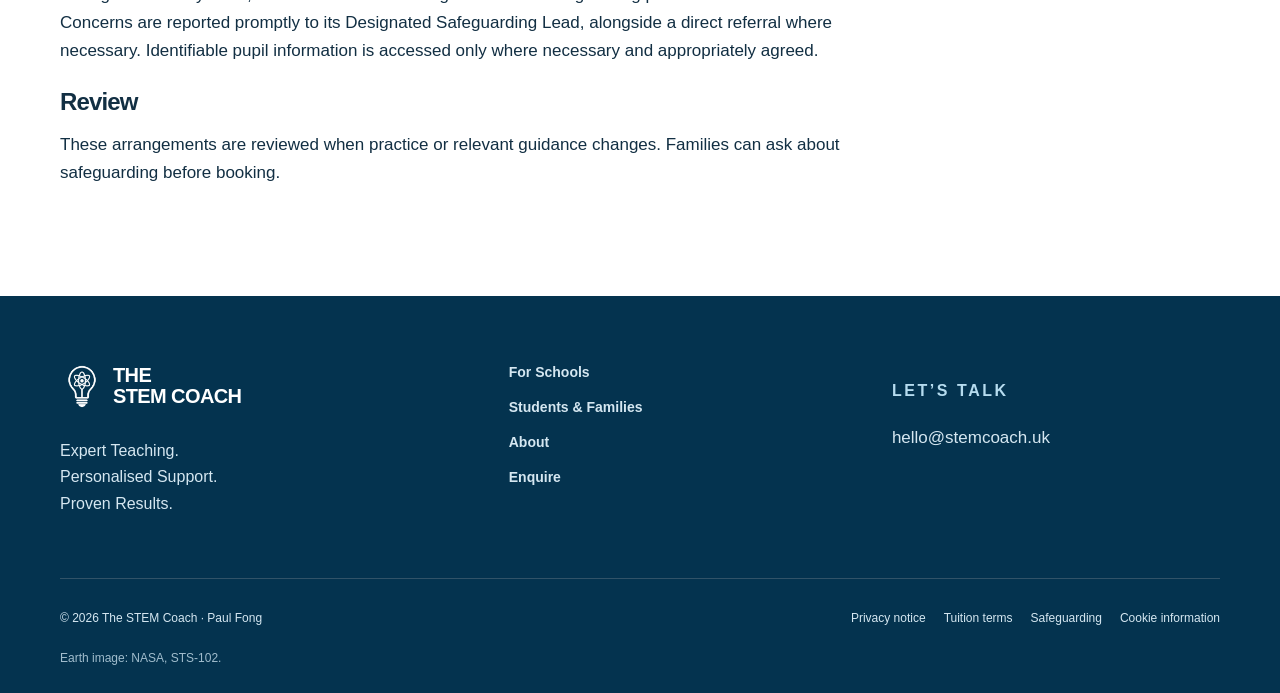
<file: safeguarding/index.html>
<!doctype html><html lang="en-GB"><head><meta charset="UTF-8"><meta name="viewport" content="width=device-width,initial-scale=1"><title>Safeguarding | The STEM Coach</title><meta name="description" content="Safe, professional support for young people."><meta property="og:title" content="Safeguarding | The STEM Coach"><meta property="og:description" content="Safe, professional support for young people."><meta property="og:type" content="website"><meta property="og:locale" content="en_GB"><link rel="icon" href="/favicon.svg" type="image/svg+xml"><link rel="stylesheet" href="/style.css?v=20261004-1436"><script defer src="/app.js"></script></head><body><a class="skip" href="#main">Skip to content</a><header><div class="wrap nav-wrap"><a class="brand" href="/" aria-label="The STEM Coach home"><img class="brand-mark" src="/stem-coach-logo.png" alt="" width="44" height="60"><span>THE<br>STEM COACH</span></a><button class="menu-toggle" aria-label="Open navigation" aria-expanded="false" aria-controls="main-nav">Menu <span>☰</span></button><nav id="main-nav" aria-label="Main navigation"><a href="/schools" class=" " >For Schools</a><a href="/tuition" class=" " >Students & Families</a><a href="/about" class=" " >About</a><a href="/enquire" class=" nav-cta" >Enquire</a></nav></div></header><main id="main"><section class="hero inner"><div class="wrap"><p class="eyebrow">THE STEM COACH</p><h1>Safeguarding.</h1><p class="lede">Safe, professional support for young people.</p><div class="actions"></div></div></section><section class="section "><div class="wrap"><p class="eyebrow">INFORMATION</p><h2></h2><div class="narrow"><p class="form-note">Last updated: 4 October 2026</p><h3>Checks and professional boundaries</h3><p>Paul Fong holds an enhanced DBS certificate and subscribes to the DBS Update Service. Evidence can be shared privately on request; certificate details are not published. Tuition is conducted within professional teaching boundaries.</p><h3>Parents and communication</h3><p>Bookings for students under 18 are arranged with a parent or carer. Parents and carers are included in all student communications. Personal social-media messaging is not used for tuition. Necessary safeguarding information is handled separately where sharing it with a parent could increase risk.</p><h3>Online sessions</h3><p>Sessions use Microsoft 365 with meeting links shared only with the intended participants. Students should work in an appropriate shared study space, with a parent or carer nearby and available. Parents are welcome to observe. Lessons are not recorded. Parents and carers remain responsible for supervision at home; this does not remove the tutor’s own safeguarding responsibilities.</p><h3>Responding to concerns</h3><p>Concerns are taken seriously, recorded factually and securely, and referred promptly to the appropriate children’s services or police when needed. If a student discloses harm, they are listened to calmly, without leading questions or promises of secrecy. The tutor does not investigate allegations. Parents are informed where appropriate, unless doing so could increase risk or interfere with protective action.</p><h3>How to raise a concern</h3><p>Contact Paul at hello@stemcoach.uk for concerns about a session or a student’s welfare. For immediate danger, call 999. For advice, contact the NSPCC on <a href="tel:08088005000">0808 800 5000</a> or <a href="https://www.nspcc.org.uk/keeping-children-safe/reporting-abuse/">report a concern to the NSPCC</a>. Concerns about Paul can be raised directly with local authority children’s services or, in England, the Local Authority Designated Officer (LADO), without contacting Paul first. In other UK nations, contact the relevant local child-protection service.</p><h3>Working in schools</h3><p>During consultancy visits, the school’s visitor arrangements and safeguarding procedures are followed. Concerns are reported promptly to its Designated Safeguarding Lead, alongside a direct referral where necessary. Identifiable pupil information is accessed only where necessary and appropriately agreed.</p><h3>Review</h3><p>These arrangements are reviewed when practice or relevant guidance changes. Families can ask about safeguarding before booking.</p></div></div></section></main><footer><div class="wrap"><div class="footer-top"><div><a class="brand" href="/" aria-label="The STEM Coach home"><img class="brand-mark" src="/stem-coach-logo.png" alt="" width="44" height="60"><span>THE<br>STEM COACH</span></a><p>Expert Teaching.<br>Personalised Support.<br>Proven Results.</p></div><nav aria-label="Footer navigation"><a href="/schools">For Schools</a><a href="/tuition">Students & Families</a><a href="/about">About</a><a href="/enquire">Enquire</a></nav><div><p class="eyebrow">LET’S TALK</p><a href="mailto:hello@stemcoach.uk">hello@stemcoach.uk</a></div></div><div class="footer-bottom"><span>© 2026 The STEM Coach · Paul Fong</span><div><a href="/privacy">Privacy notice</a><a href="/terms">Tuition terms</a><a href="/safeguarding">Safeguarding</a><a href="/cookies">Cookie information</a></div></div><p class="image-credit">Earth image: NASA, STS-102.</p></div></footer></body></html>
</file>
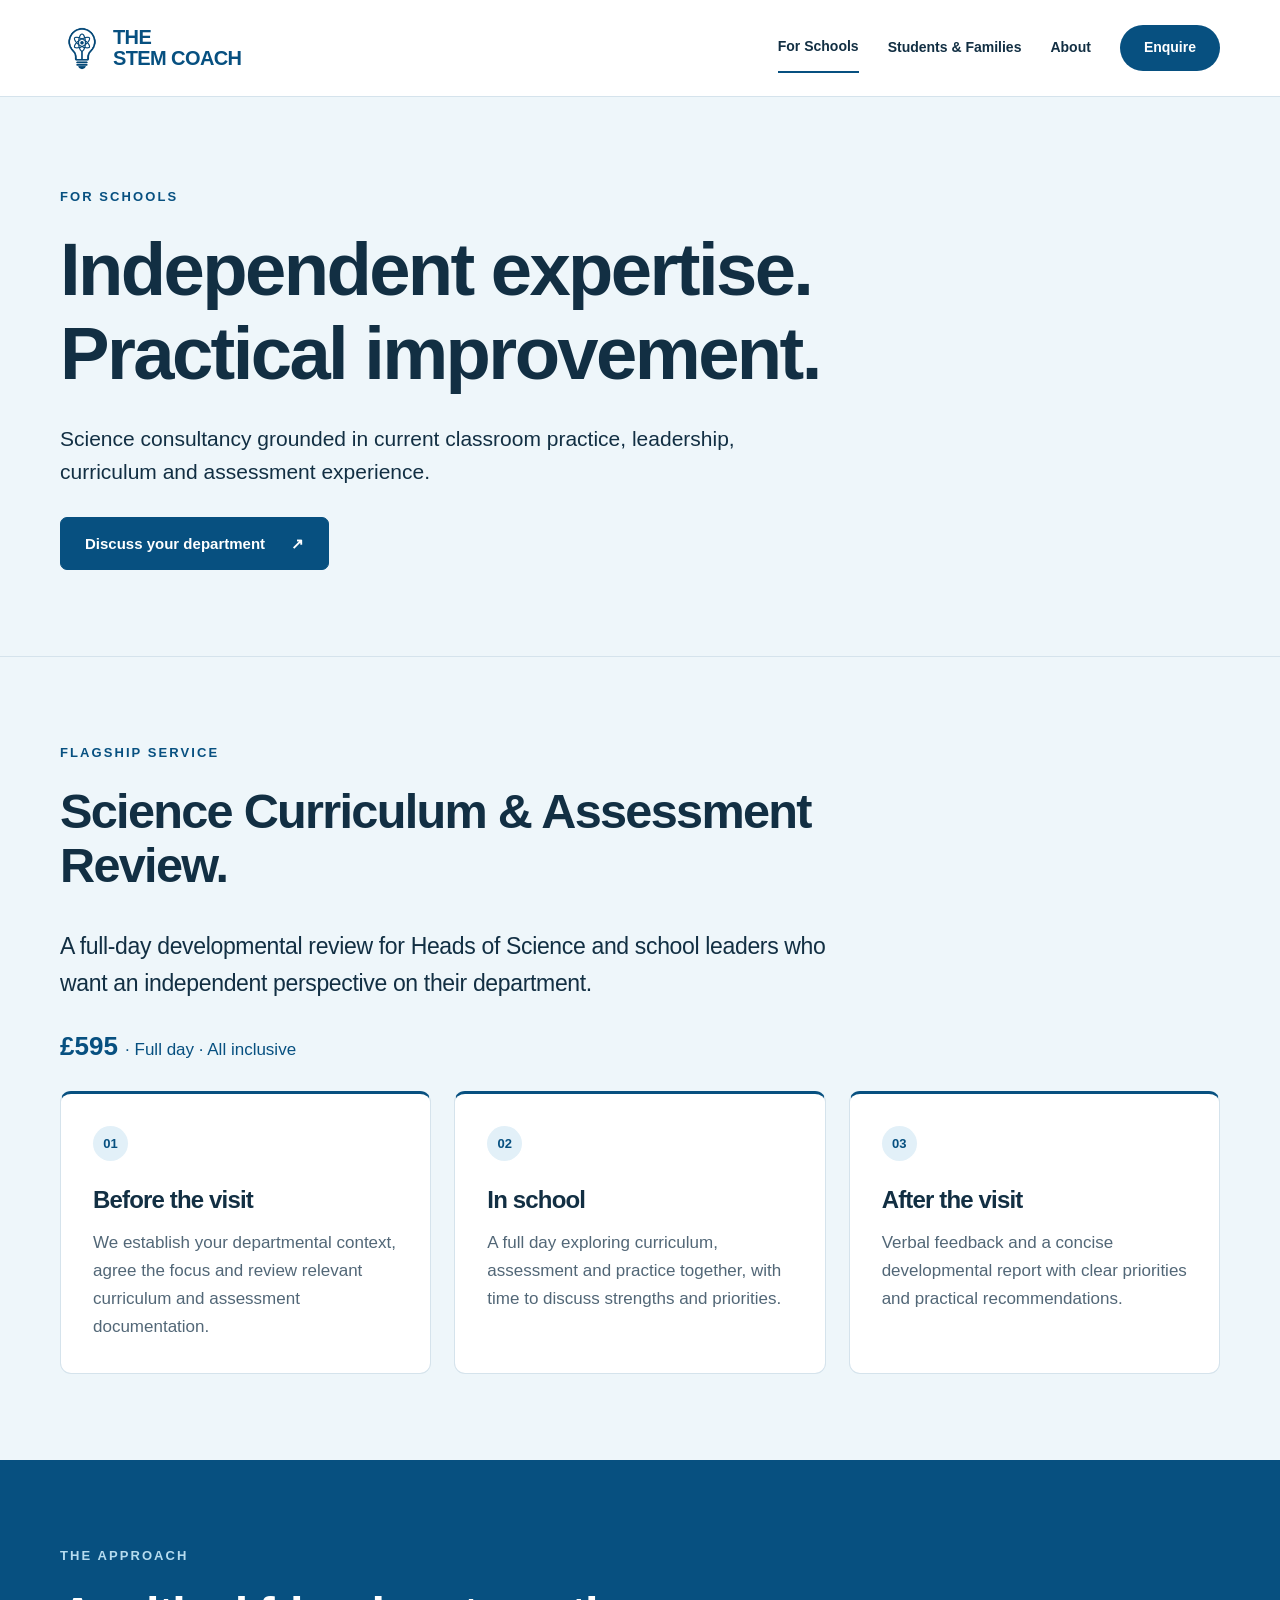
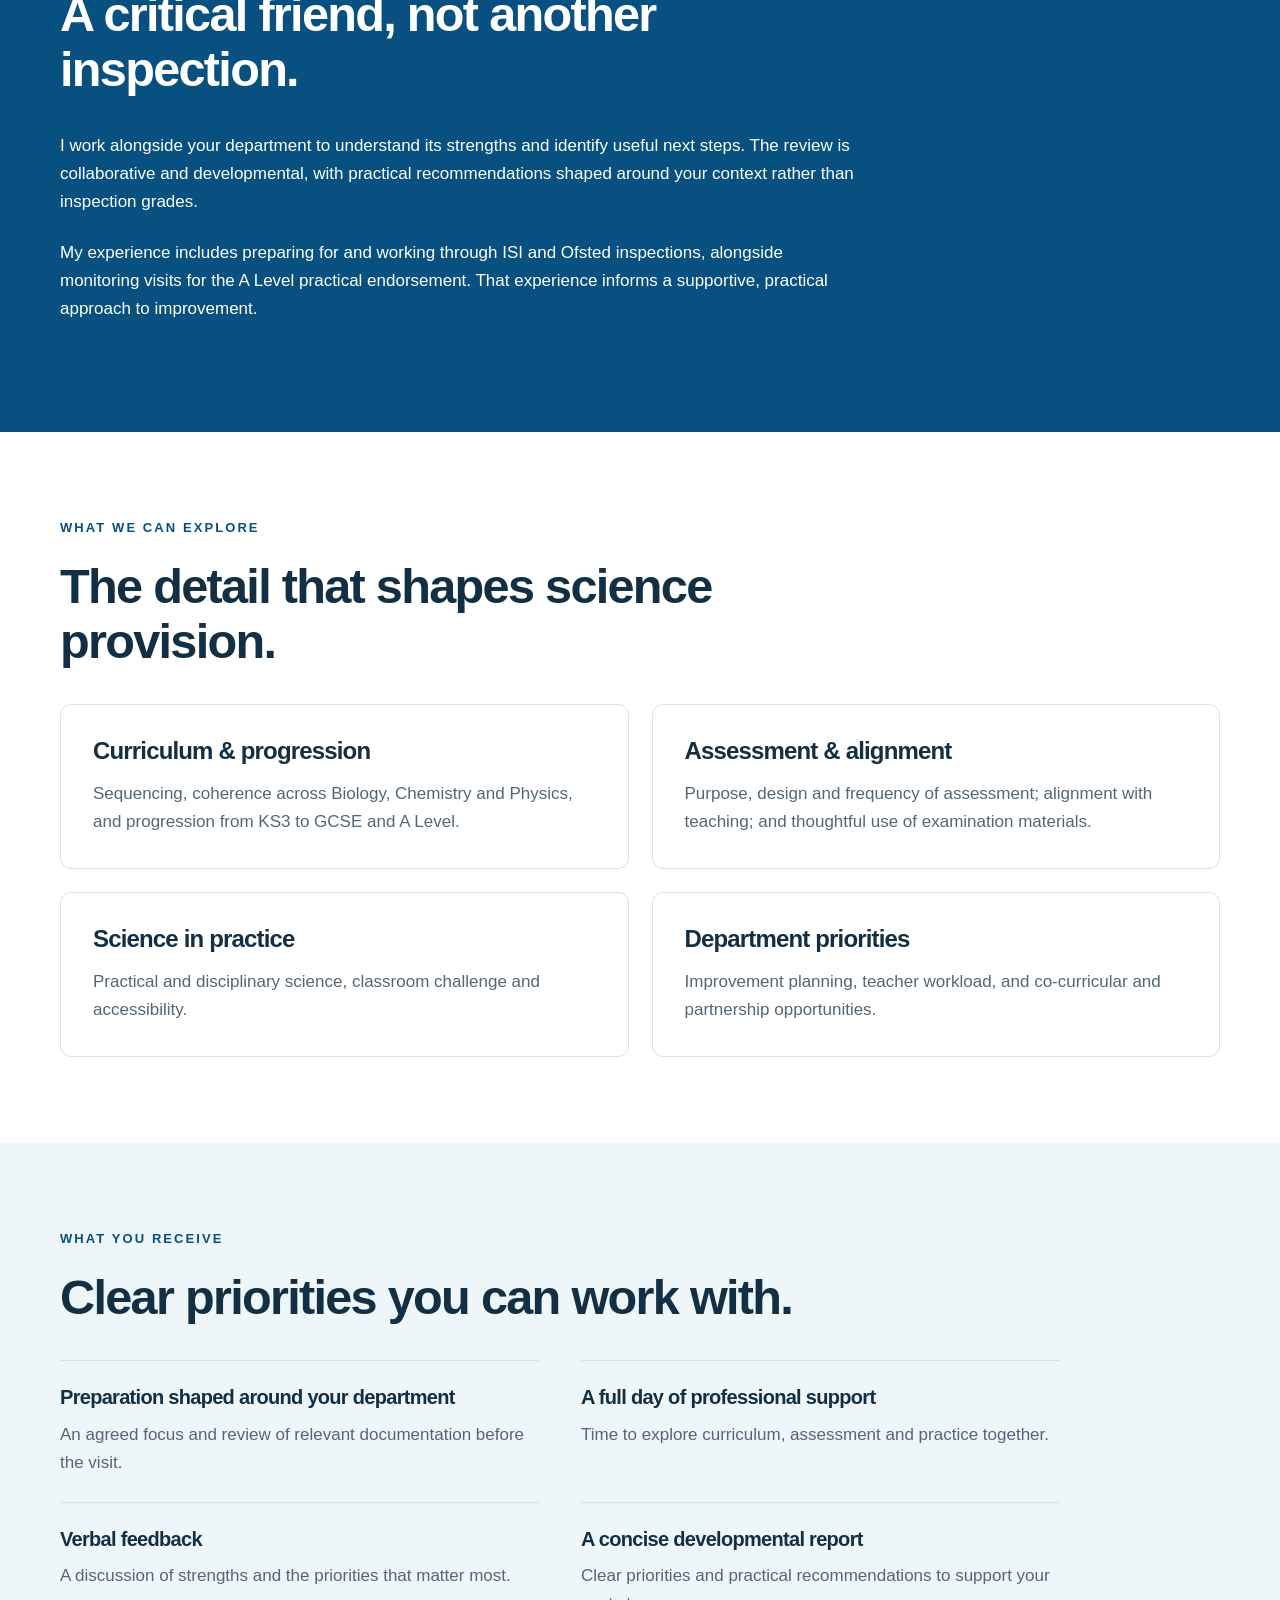
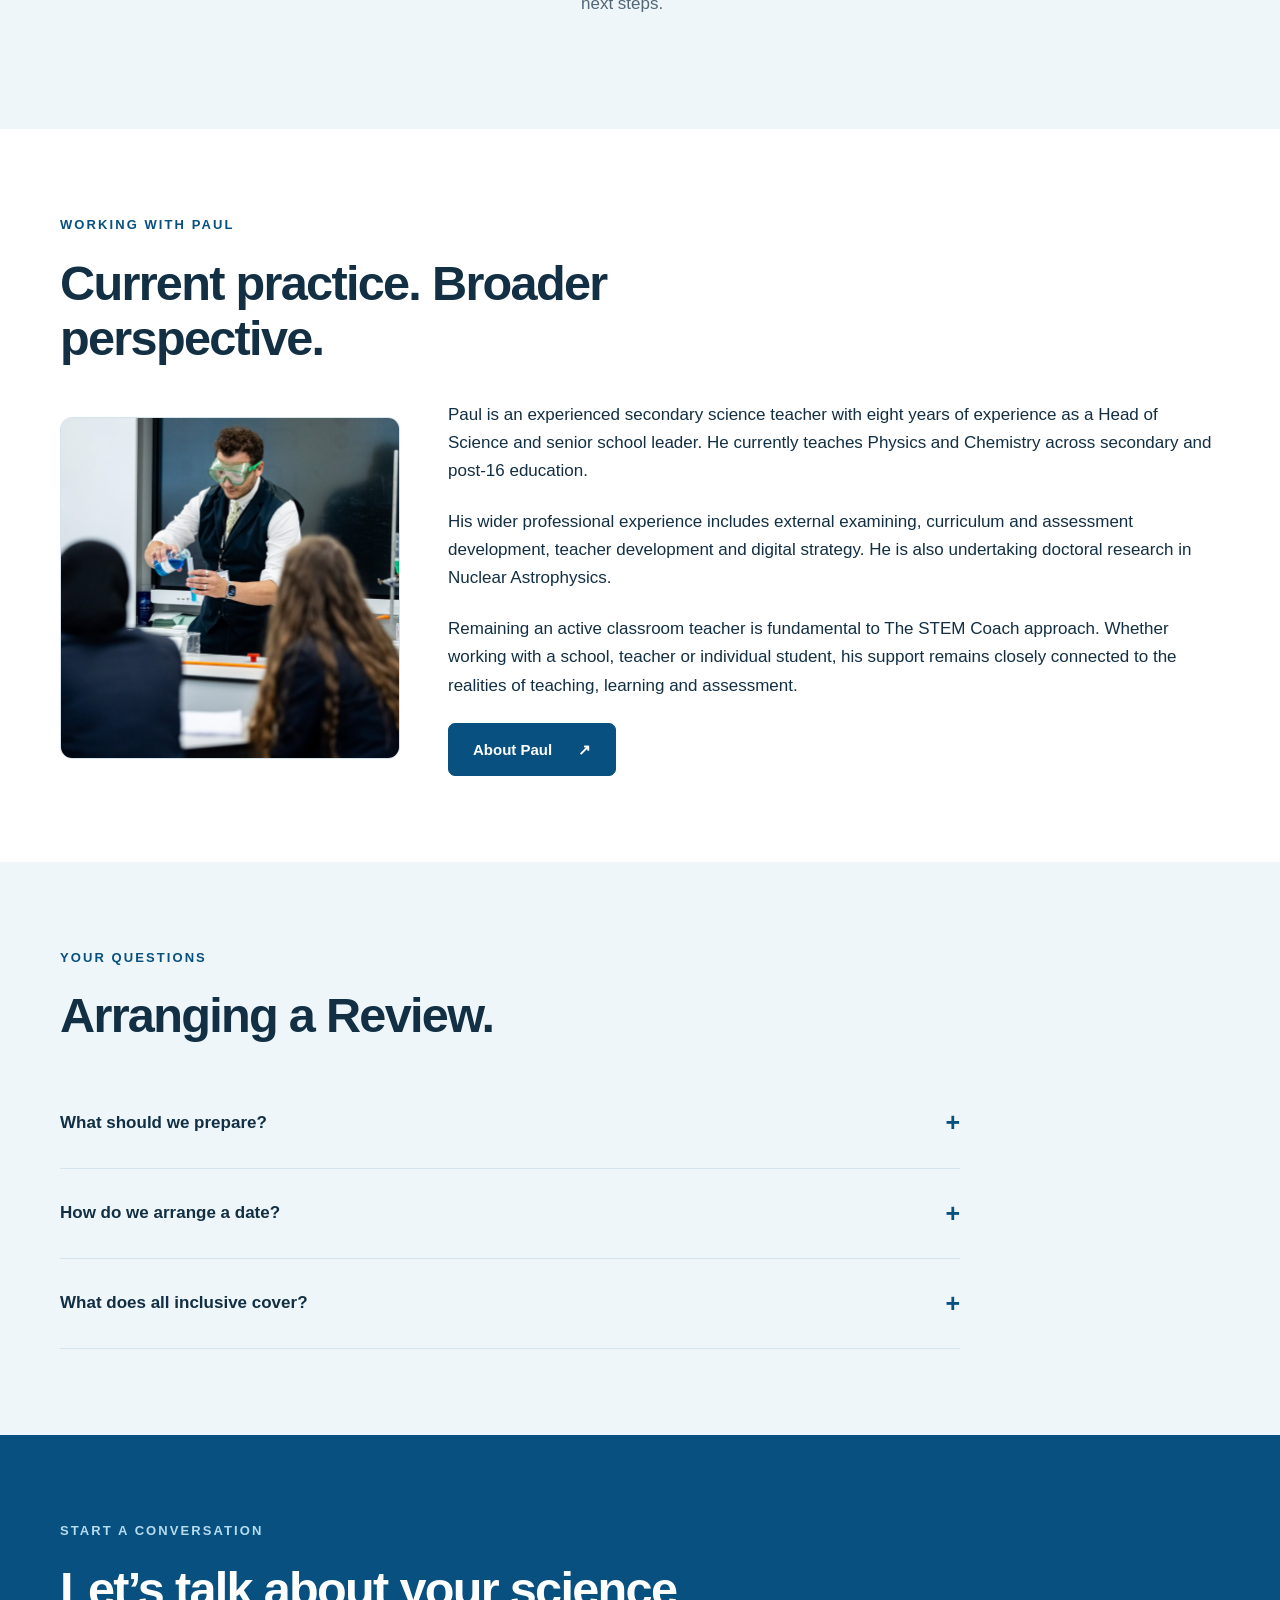
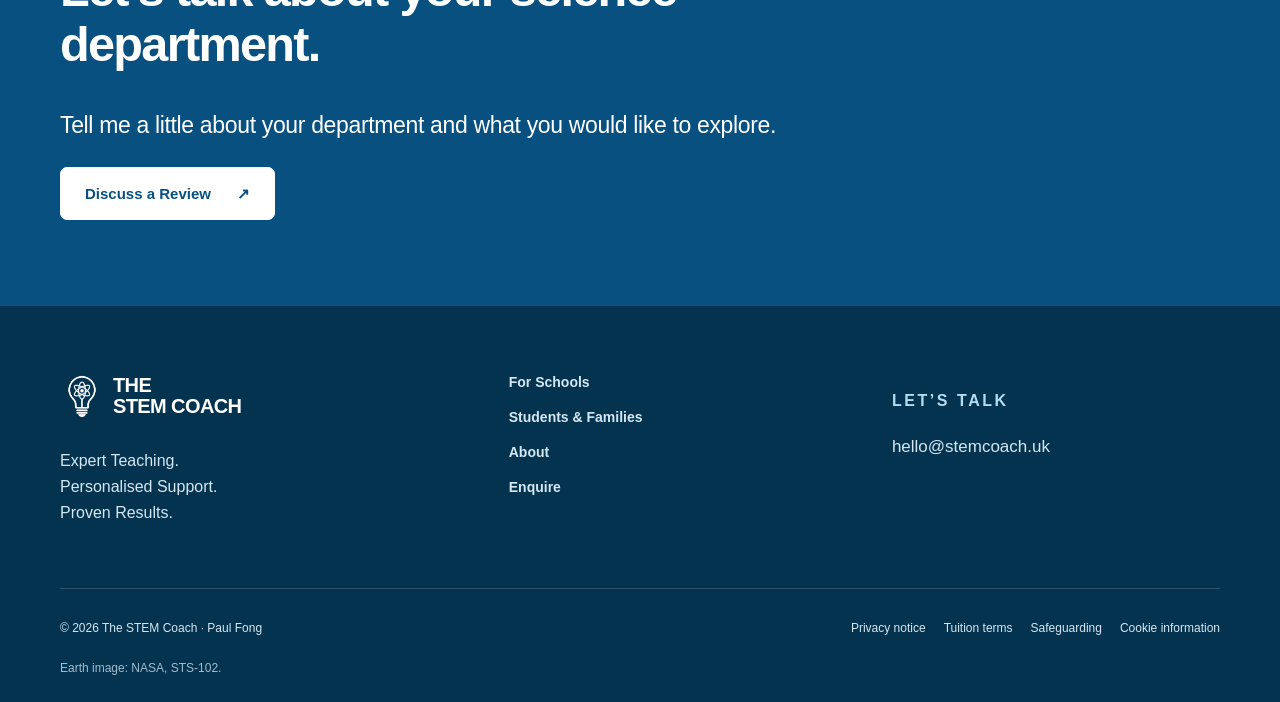
<file: schools/index.html>
<!doctype html><html lang="en-GB"><head><meta charset="UTF-8"><meta name="viewport" content="width=device-width,initial-scale=1"><title>For Schools | The STEM Coach</title><meta name="description" content="A full-day science curriculum and assessment review with independent insight, practical priorities and a concise report."><meta property="og:title" content="For Schools | The STEM Coach"><meta property="og:description" content="A full-day science curriculum and assessment review with independent insight, practical priorities and a concise report."><meta property="og:type" content="website"><meta property="og:locale" content="en_GB"><link rel="icon" href="/favicon.svg" type="image/svg+xml"><link rel="stylesheet" href="/style.css?v=20261004-1436"><script defer src="/app.js"></script></head><body><a class="skip" href="#main">Skip to content</a><header><div class="wrap nav-wrap"><a class="brand" href="/" aria-label="The STEM Coach home"><img class="brand-mark" src="/stem-coach-logo.png" alt="" width="44" height="60"><span>THE<br>STEM COACH</span></a><button class="menu-toggle" aria-label="Open navigation" aria-expanded="false" aria-controls="main-nav">Menu <span>☰</span></button><nav id="main-nav" aria-label="Main navigation"><a href="/schools" class="active " aria-current=page>For Schools</a><a href="/tuition" class=" " >Students & Families</a><a href="/about" class=" " >About</a><a href="/enquire" class=" nav-cta" >Enquire</a></nav></div></header><main id="main"><section class="hero inner"><div class="wrap"><p class="eyebrow">FOR SCHOOLS</p><h1>Independent expertise.<br>Practical improvement.</h1><p class="lede">Science consultancy grounded in current classroom practice, leadership, curriculum and assessment experience.</p><div class="actions"><a class="button " href="/enquire?type=school">Discuss your department <span aria-hidden="true">↗</span></a></div></div></section><section class="section pale"><div class="wrap"><p class="eyebrow">FLAGSHIP SERVICE</p><h2>Science Curriculum & Assessment Review.</h2><div id="review"><p class="large narrow">A full-day developmental review for Heads of Science and school leaders who want an independent perspective on their department.</p><p class="inline-price">£595 <span>· Full day · All inclusive</span></p><div class="grid process"><article class="card"><span class="number">01</span><h3>Before the visit</h3><p>We establish your departmental context, agree the focus and review relevant curriculum and assessment documentation.</p></article><article class="card"><span class="number">02</span><h3>In school</h3><p>A full day exploring curriculum, assessment and practice together, with time to discuss strengths and priorities.</p></article><article class="card"><span class="number">03</span><h3>After the visit</h3><p>Verbal feedback and a concise developmental report with clear priorities and practical recommendations.</p></article></div></div></div></section><section class="section blue"><div class="wrap"><p class="eyebrow">THE APPROACH</p><h2>A critical friend, not another inspection.</h2><p class="narrow">I work alongside your department to understand its strengths and identify useful next steps. The review is collaborative and developmental, with practical recommendations shaped around your context rather than inspection grades.</p><p class="narrow">My experience includes preparing for and working through ISI and Ofsted inspections, alongside monitoring visits for the A Level practical endorsement. That experience informs a supportive, practical approach to improvement.</p></div></section><section class="section "><div class="wrap"><p class="eyebrow">WHAT WE CAN EXPLORE</p><h2>The detail that shapes science provision.</h2><div class="grid scope-cards"><article class="card"><h3>Curriculum & progression</h3><p>Sequencing, coherence across Biology, Chemistry and Physics, and progression from KS3 to GCSE and A Level.</p></article><article class="card"><h3>Assessment & alignment</h3><p>Purpose, design and frequency of assessment; alignment with teaching; and thoughtful use of examination materials.</p></article><article class="card"><h3>Science in practice</h3><p>Practical and disciplinary science, classroom challenge and accessibility.</p></article><article class="card"><h3>Department priorities</h3><p>Improvement planning, teacher workload, and co-curricular and partnership opportunities.</p></article></div></div></section><section class="section pale"><div class="wrap"><p class="eyebrow">WHAT YOU RECEIVE</p><h2>Clear priorities you can work with.</h2><ul class="deliverables"><li><h3>Preparation shaped around your department</h3><p>An agreed focus and review of relevant documentation before the visit.</p></li><li><h3>A full day of professional support</h3><p>Time to explore curriculum, assessment and practice together.</p></li><li><h3>Verbal feedback</h3><p>A discussion of strengths and the priorities that matter most.</p></li><li><h3>A concise developmental report</h3><p>Clear priorities and practical recommendations to support your next steps.</p></li></ul></div></section><section class="section "><div class="wrap"><p class="eyebrow">WORKING WITH PAUL</p><h2>Current practice. Broader perspective.</h2><div class="bio schools-bio"><figure class="portrait teaching-photo"><img src="/paul-teaching.jpg" alt="Paul Fong teaching a chemistry practical, pouring a blue solution into a test tube." width="1920" height="1280" loading="lazy"></figure><div><p>Paul is an experienced secondary science teacher with eight years of experience as a Head of Science and senior school leader. He currently teaches Physics and Chemistry across secondary and post-16 education.</p><p>His wider professional experience includes external examining, curriculum and assessment development, teacher development and digital strategy. He is also undertaking doctoral research in Nuclear Astrophysics.</p><p>Remaining an active classroom teacher is fundamental to The STEM Coach approach. Whether working with a school, teacher or individual student, his support remains closely connected to the realities of teaching, learning and assessment.</p><a class="button " href="/about">About Paul <span aria-hidden="true">↗</span></a></div></div></div></section><section class="section pale"><div class="wrap"><p class="eyebrow">YOUR QUESTIONS</p><h2>Arranging a Review.</h2><div class="faqs"><details><summary>What should we prepare?<span aria-hidden="true">+</span></summary><p>We agree the focus and relevant documentation in advance. This can include curriculum plans and assessment examples, tailored to your department.</p></details><details><summary>How do we arrange a date?<span aria-hidden="true">+</span></summary><p>Send an enquiry with your preferred timeframe. We can then discuss a suitable date and scope.</p></details><details><summary>What does all inclusive cover?<span aria-hidden="true">+</span></summary><p>The £595 price covers preparation, the full-day review and the developmental report. Specific visit arrangements will be confirmed before booking.</p></details></div></div></section><section class="section blue"><div class="wrap"><p class="eyebrow">START A CONVERSATION</p><h2>Let’s talk about your science department.</h2><p class="large narrow">Tell me a little about your department and what you would like to explore.</p><a class="button light" href="/enquire?type=school&support=review">Discuss a Review <span aria-hidden="true">↗</span></a></div></section></main><footer><div class="wrap"><div class="footer-top"><div><a class="brand" href="/" aria-label="The STEM Coach home"><img class="brand-mark" src="/stem-coach-logo.png" alt="" width="44" height="60"><span>THE<br>STEM COACH</span></a><p>Expert Teaching.<br>Personalised Support.<br>Proven Results.</p></div><nav aria-label="Footer navigation"><a href="/schools">For Schools</a><a href="/tuition">Students & Families</a><a href="/about">About</a><a href="/enquire">Enquire</a></nav><div><p class="eyebrow">LET’S TALK</p><a href="mailto:hello@stemcoach.uk">hello@stemcoach.uk</a></div></div><div class="footer-bottom"><span>© 2026 The STEM Coach · Paul Fong</span><div><a href="/privacy">Privacy notice</a><a href="/terms">Tuition terms</a><a href="/safeguarding">Safeguarding</a><a href="/cookies">Cookie information</a></div></div><p class="image-credit">Earth image: NASA, STS-102.</p></div></footer></body></html>
</file>
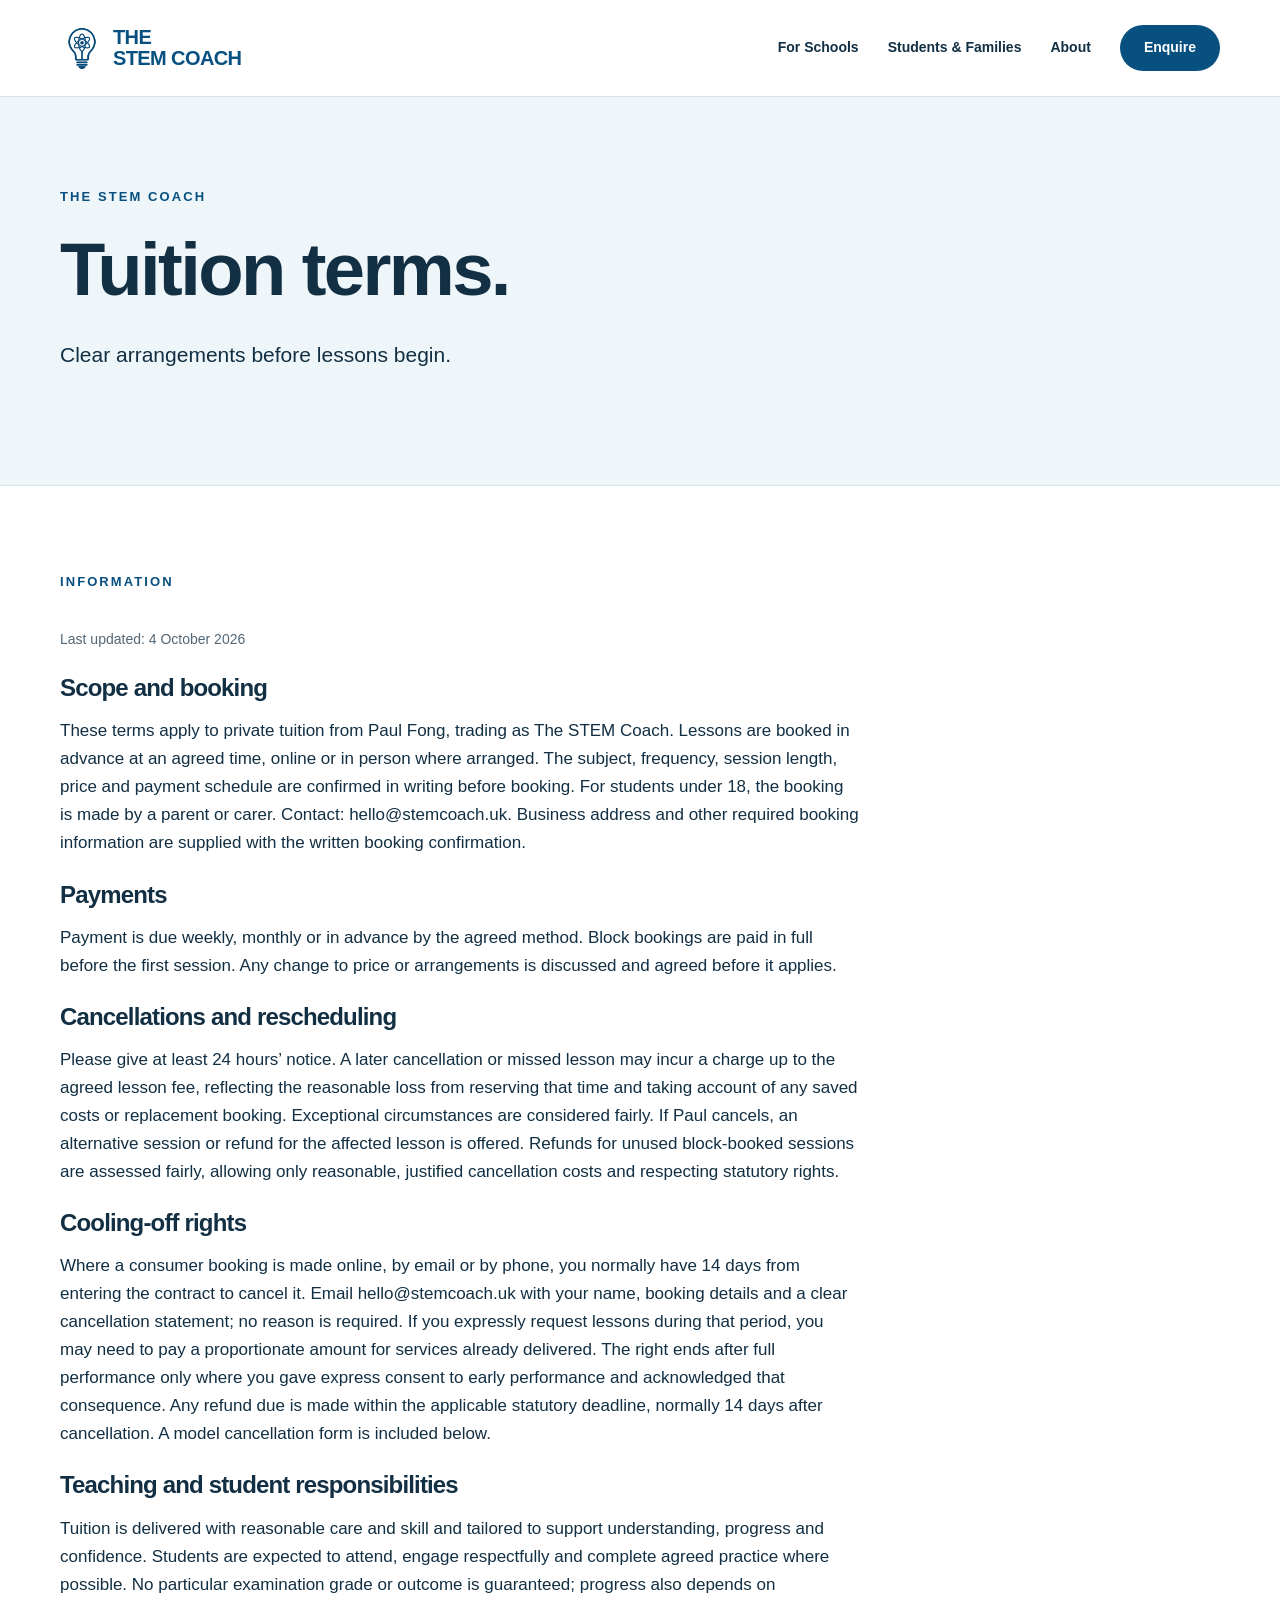
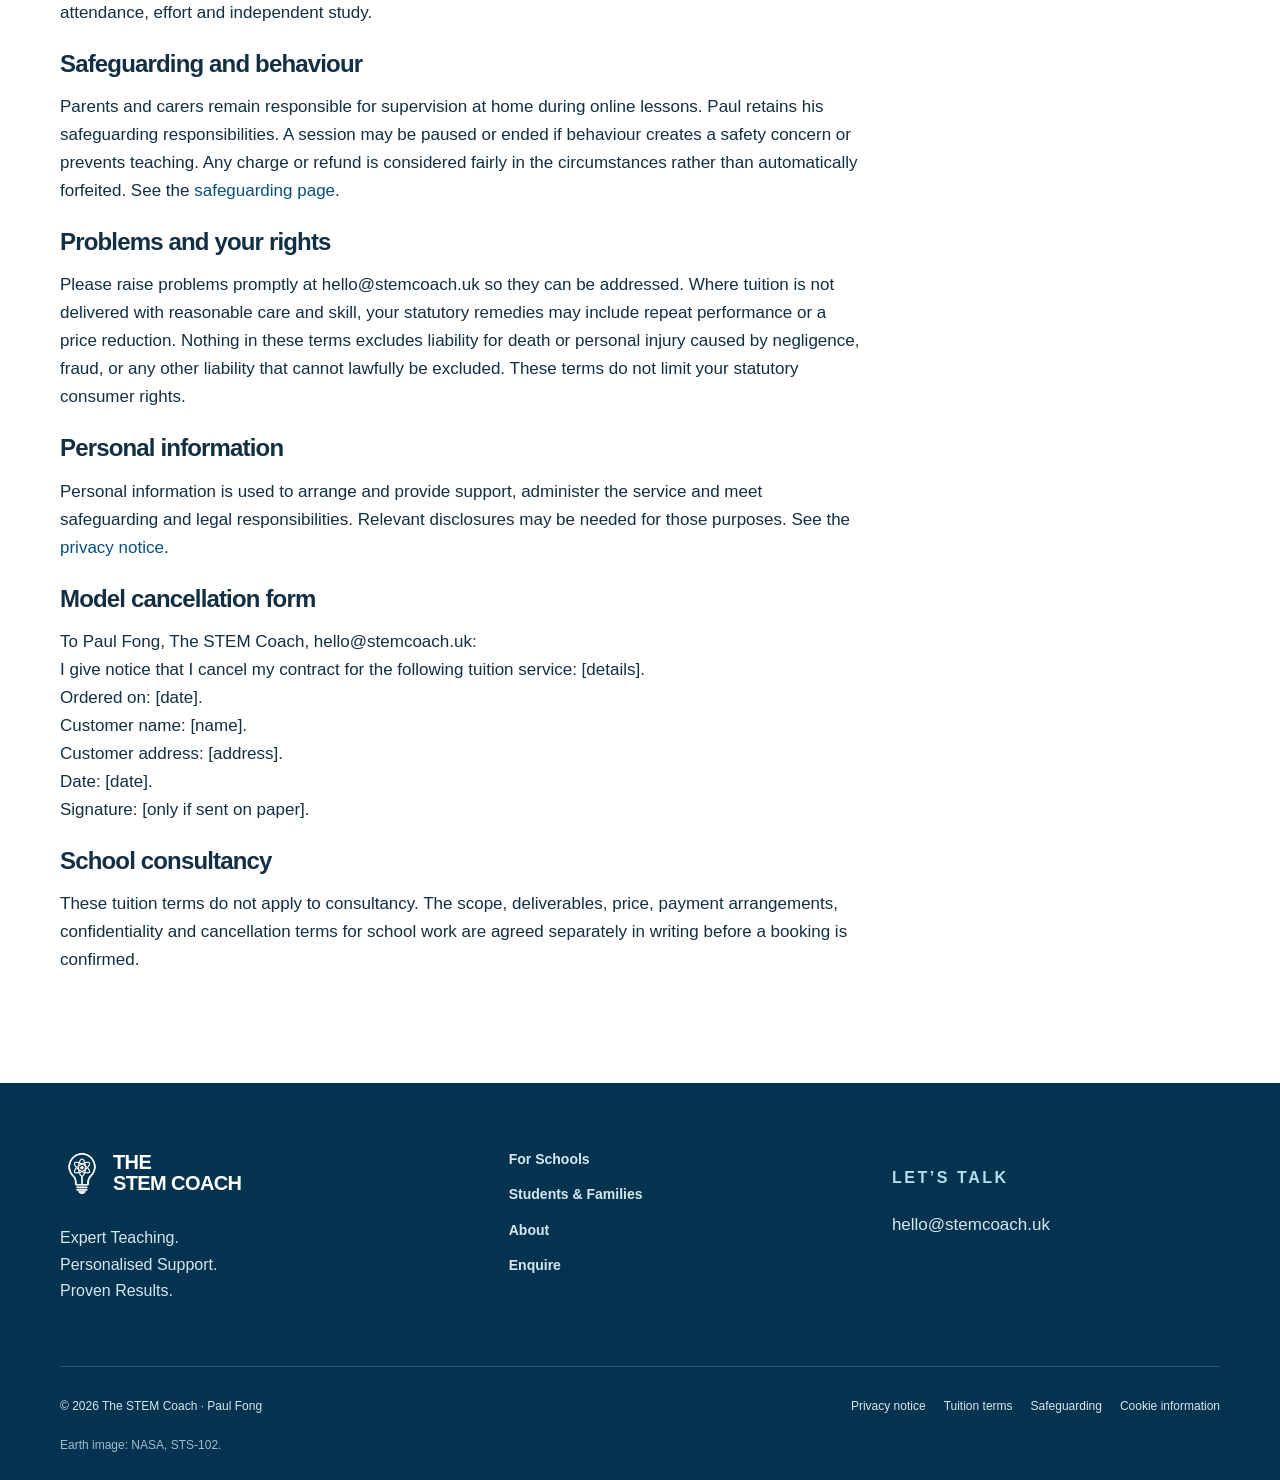
<file: terms/index.html>
<!doctype html><html lang="en-GB"><head><meta charset="UTF-8"><meta name="viewport" content="width=device-width,initial-scale=1"><title>Tuition terms | The STEM Coach</title><meta name="description" content="Clear arrangements before lessons begin."><meta property="og:title" content="Tuition terms | The STEM Coach"><meta property="og:description" content="Clear arrangements before lessons begin."><meta property="og:type" content="website"><meta property="og:locale" content="en_GB"><link rel="icon" href="/favicon.svg" type="image/svg+xml"><link rel="stylesheet" href="/style.css?v=20261004-1436"><script defer src="/app.js"></script></head><body><a class="skip" href="#main">Skip to content</a><header><div class="wrap nav-wrap"><a class="brand" href="/" aria-label="The STEM Coach home"><img class="brand-mark" src="/stem-coach-logo.png" alt="" width="44" height="60"><span>THE<br>STEM COACH</span></a><button class="menu-toggle" aria-label="Open navigation" aria-expanded="false" aria-controls="main-nav">Menu <span>☰</span></button><nav id="main-nav" aria-label="Main navigation"><a href="/schools" class=" " >For Schools</a><a href="/tuition" class=" " >Students & Families</a><a href="/about" class=" " >About</a><a href="/enquire" class=" nav-cta" >Enquire</a></nav></div></header><main id="main"><section class="hero inner"><div class="wrap"><p class="eyebrow">THE STEM COACH</p><h1>Tuition terms.</h1><p class="lede">Clear arrangements before lessons begin.</p><div class="actions"></div></div></section><section class="section "><div class="wrap"><p class="eyebrow">INFORMATION</p><h2></h2><div class="narrow"><p class="form-note">Last updated: 4 October 2026</p><h3>Scope and booking</h3><p>These terms apply to private tuition from Paul Fong, trading as The STEM Coach. Lessons are booked in advance at an agreed time, online or in person where arranged. The subject, frequency, session length, price and payment schedule are confirmed in writing before booking. For students under 18, the booking is made by a parent or carer. Contact: hello@stemcoach.uk. Business address and other required booking information are supplied with the written booking confirmation.</p><h3>Payments</h3><p>Payment is due weekly, monthly or in advance by the agreed method. Block bookings are paid in full before the first session. Any change to price or arrangements is discussed and agreed before it applies.</p><h3>Cancellations and rescheduling</h3><p>Please give at least 24 hours’ notice. A later cancellation or missed lesson may incur a charge up to the agreed lesson fee, reflecting the reasonable loss from reserving that time and taking account of any saved costs or replacement booking. Exceptional circumstances are considered fairly. If Paul cancels, an alternative session or refund for the affected lesson is offered. Refunds for unused block-booked sessions are assessed fairly, allowing only reasonable, justified cancellation costs and respecting statutory rights.</p><h3>Cooling-off rights</h3><p>Where a consumer booking is made online, by email or by phone, you normally have 14 days from entering the contract to cancel it. Email hello@stemcoach.uk with your name, booking details and a clear cancellation statement; no reason is required. If you expressly request lessons during that period, you may need to pay a proportionate amount for services already delivered. The right ends after full performance only where you gave express consent to early performance and acknowledged that consequence. Any refund due is made within the applicable statutory deadline, normally 14 days after cancellation. A model cancellation form is included below.</p><h3>Teaching and student responsibilities</h3><p>Tuition is delivered with reasonable care and skill and tailored to support understanding, progress and confidence. Students are expected to attend, engage respectfully and complete agreed practice where possible. No particular examination grade or outcome is guaranteed; progress also depends on attendance, effort and independent study.</p><h3>Safeguarding and behaviour</h3><p>Parents and carers remain responsible for supervision at home during online lessons. Paul retains his safeguarding responsibilities. A session may be paused or ended if behaviour creates a safety concern or prevents teaching. Any charge or refund is considered fairly in the circumstances rather than automatically forfeited. See the <a href="/safeguarding">safeguarding page</a>.</p><h3>Problems and your rights</h3><p>Please raise problems promptly at hello@stemcoach.uk so they can be addressed. Where tuition is not delivered with reasonable care and skill, your statutory remedies may include repeat performance or a price reduction. Nothing in these terms excludes liability for death or personal injury caused by negligence, fraud, or any other liability that cannot lawfully be excluded. These terms do not limit your statutory consumer rights.</p><h3>Personal information</h3><p>Personal information is used to arrange and provide support, administer the service and meet safeguarding and legal responsibilities. Relevant disclosures may be needed for those purposes. See the <a href="/privacy">privacy notice</a>.</p><h3>Model cancellation form</h3><p>To Paul Fong, The STEM Coach, hello@stemcoach.uk:<br>I give notice that I cancel my contract for the following tuition service: [details].<br>Ordered on: [date].<br>Customer name: [name].<br>Customer address: [address].<br>Date: [date].<br>Signature: [only if sent on paper].</p><h3>School consultancy</h3><p>These tuition terms do not apply to consultancy. The scope, deliverables, price, payment arrangements, confidentiality and cancellation terms for school work are agreed separately in writing before a booking is confirmed.</p></div></div></section></main><footer><div class="wrap"><div class="footer-top"><div><a class="brand" href="/" aria-label="The STEM Coach home"><img class="brand-mark" src="/stem-coach-logo.png" alt="" width="44" height="60"><span>THE<br>STEM COACH</span></a><p>Expert Teaching.<br>Personalised Support.<br>Proven Results.</p></div><nav aria-label="Footer navigation"><a href="/schools">For Schools</a><a href="/tuition">Students & Families</a><a href="/about">About</a><a href="/enquire">Enquire</a></nav><div><p class="eyebrow">LET’S TALK</p><a href="mailto:hello@stemcoach.uk">hello@stemcoach.uk</a></div></div><div class="footer-bottom"><span>© 2026 The STEM Coach · Paul Fong</span><div><a href="/privacy">Privacy notice</a><a href="/terms">Tuition terms</a><a href="/safeguarding">Safeguarding</a><a href="/cookies">Cookie information</a></div></div><p class="image-credit">Earth image: NASA, STS-102.</p></div></footer></body></html>
</file>
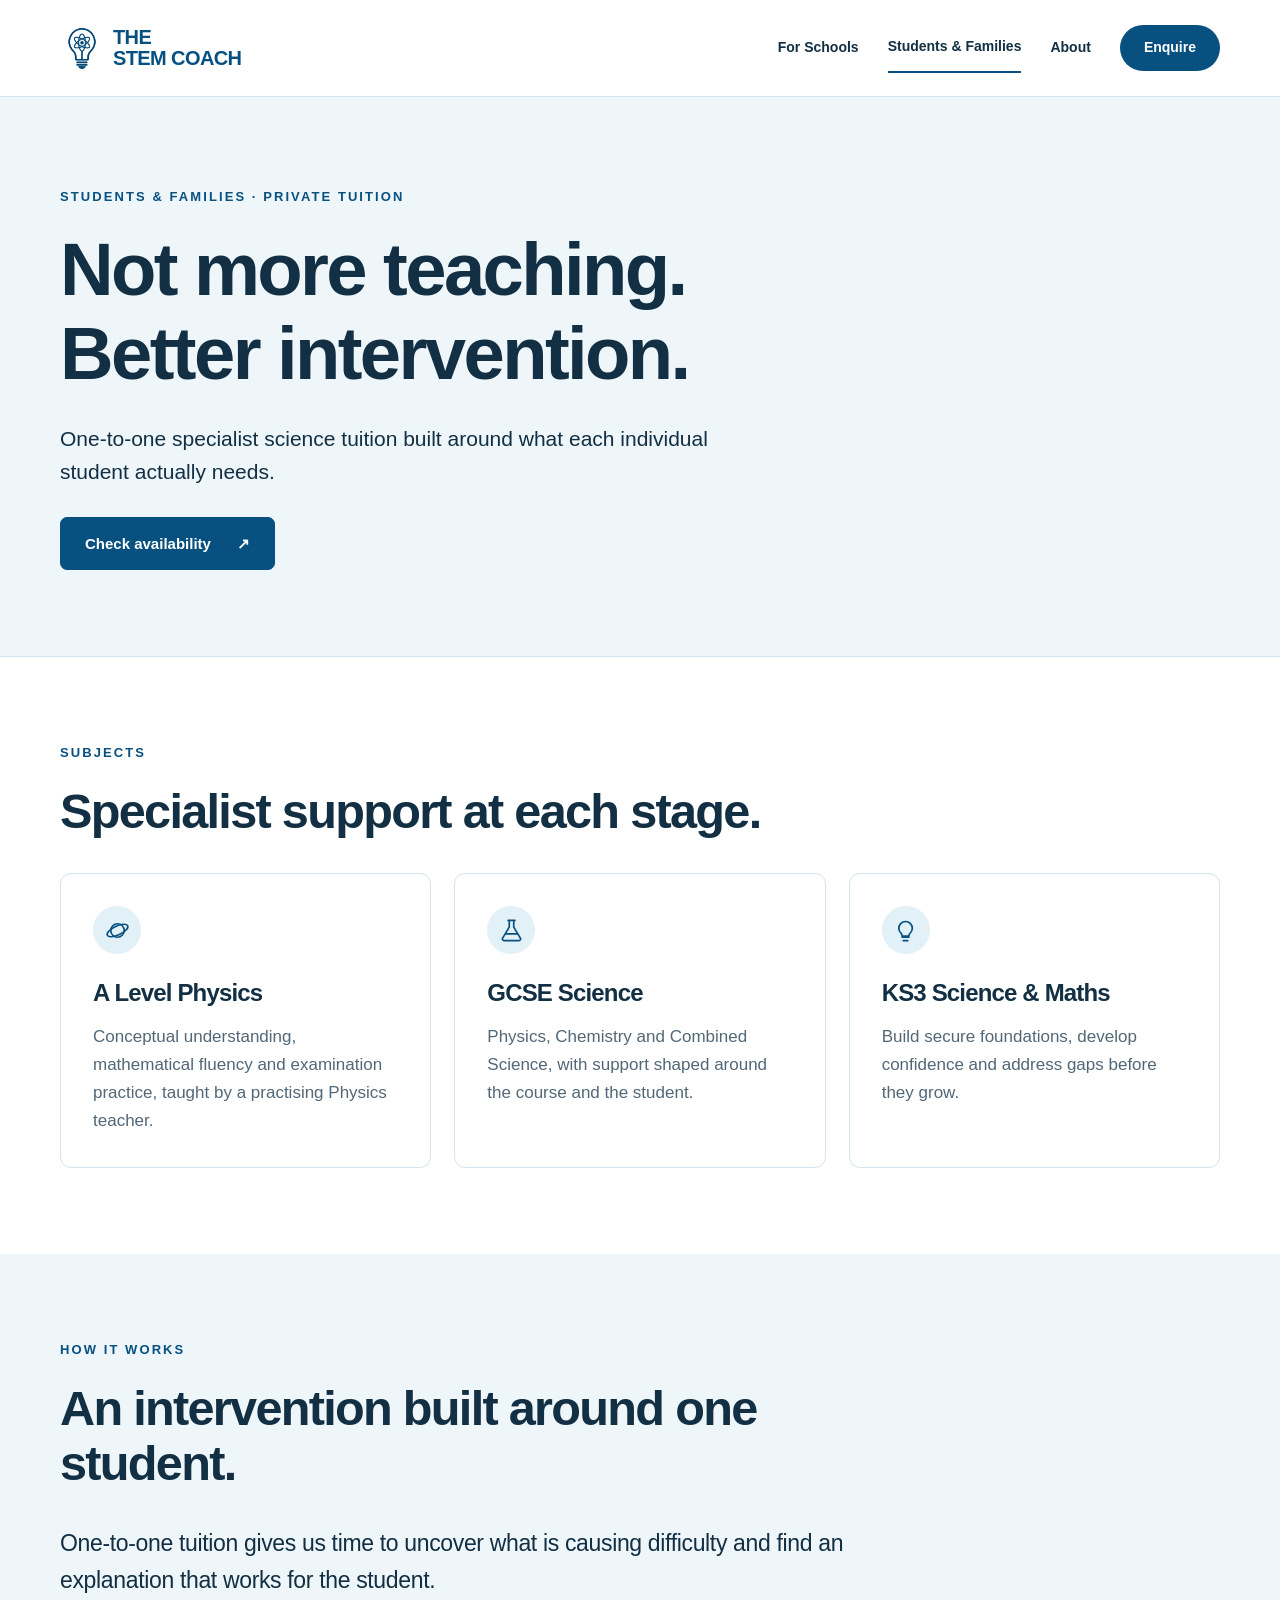
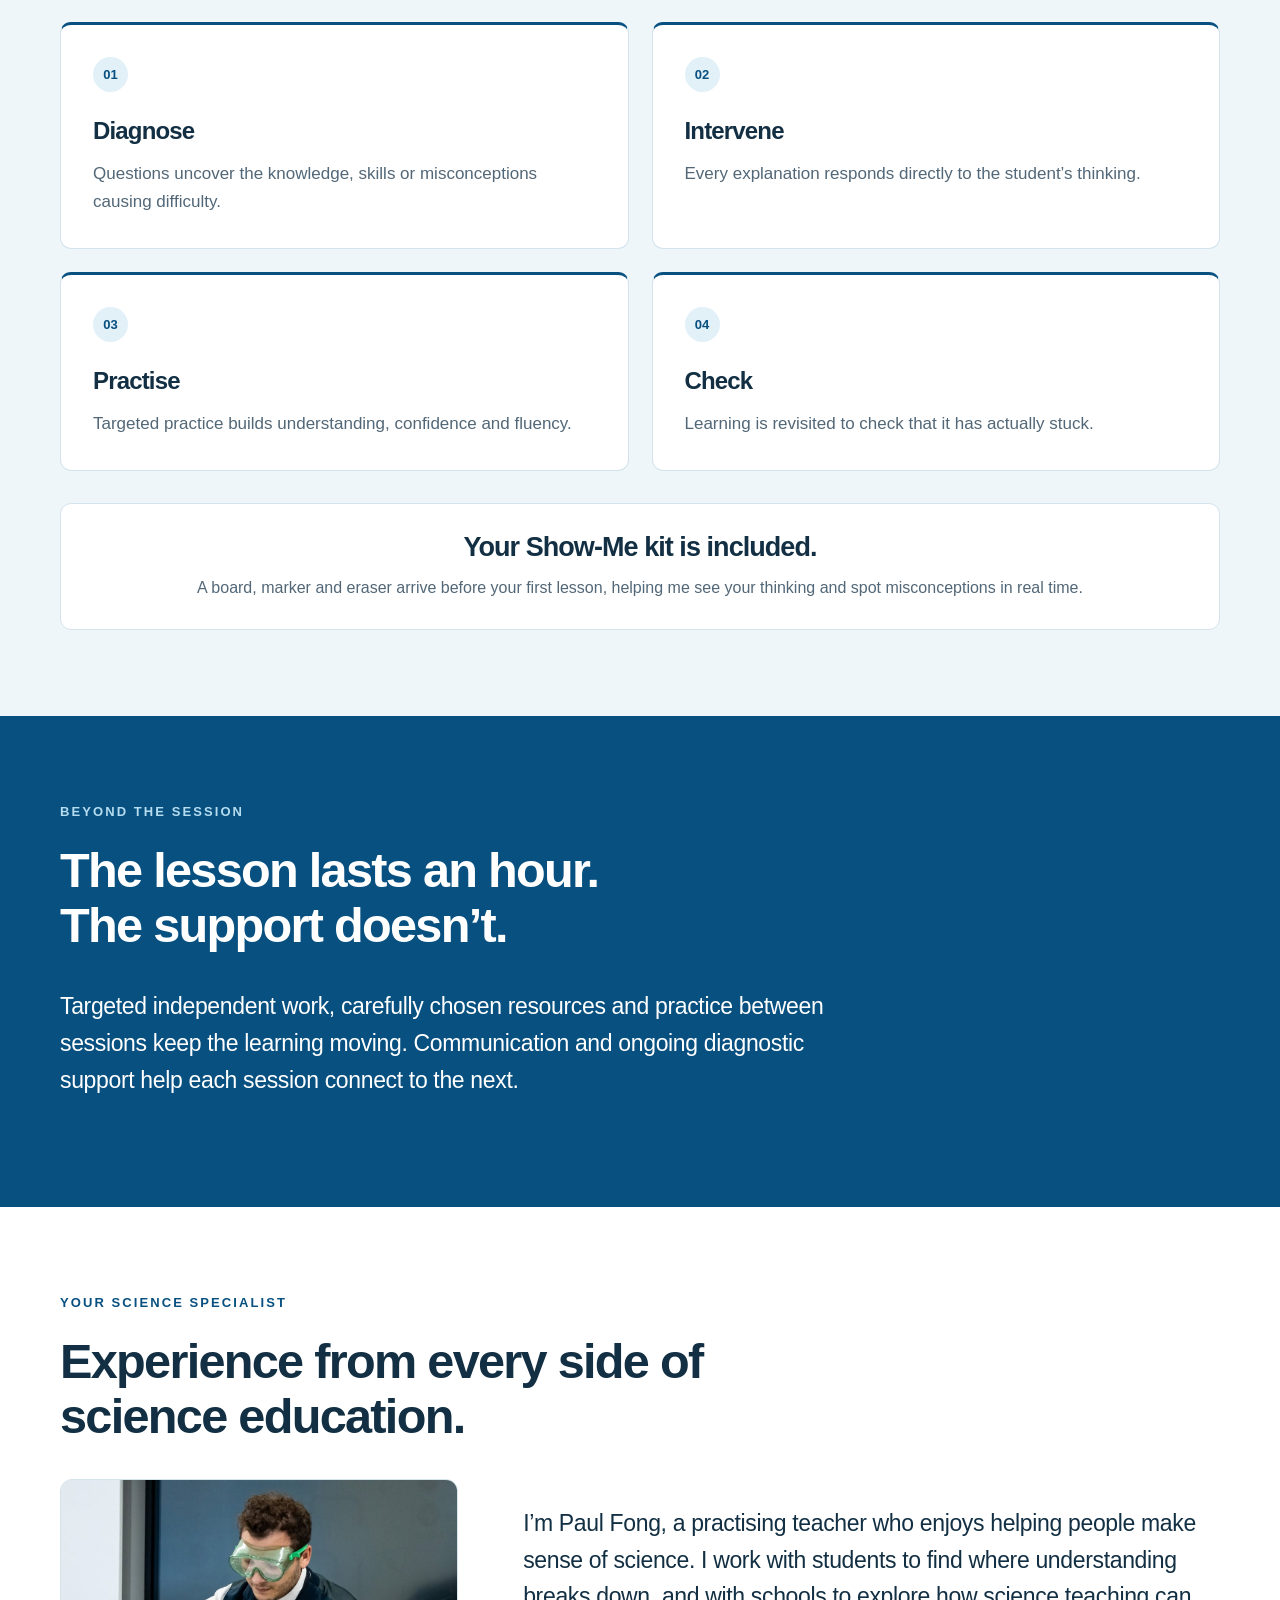
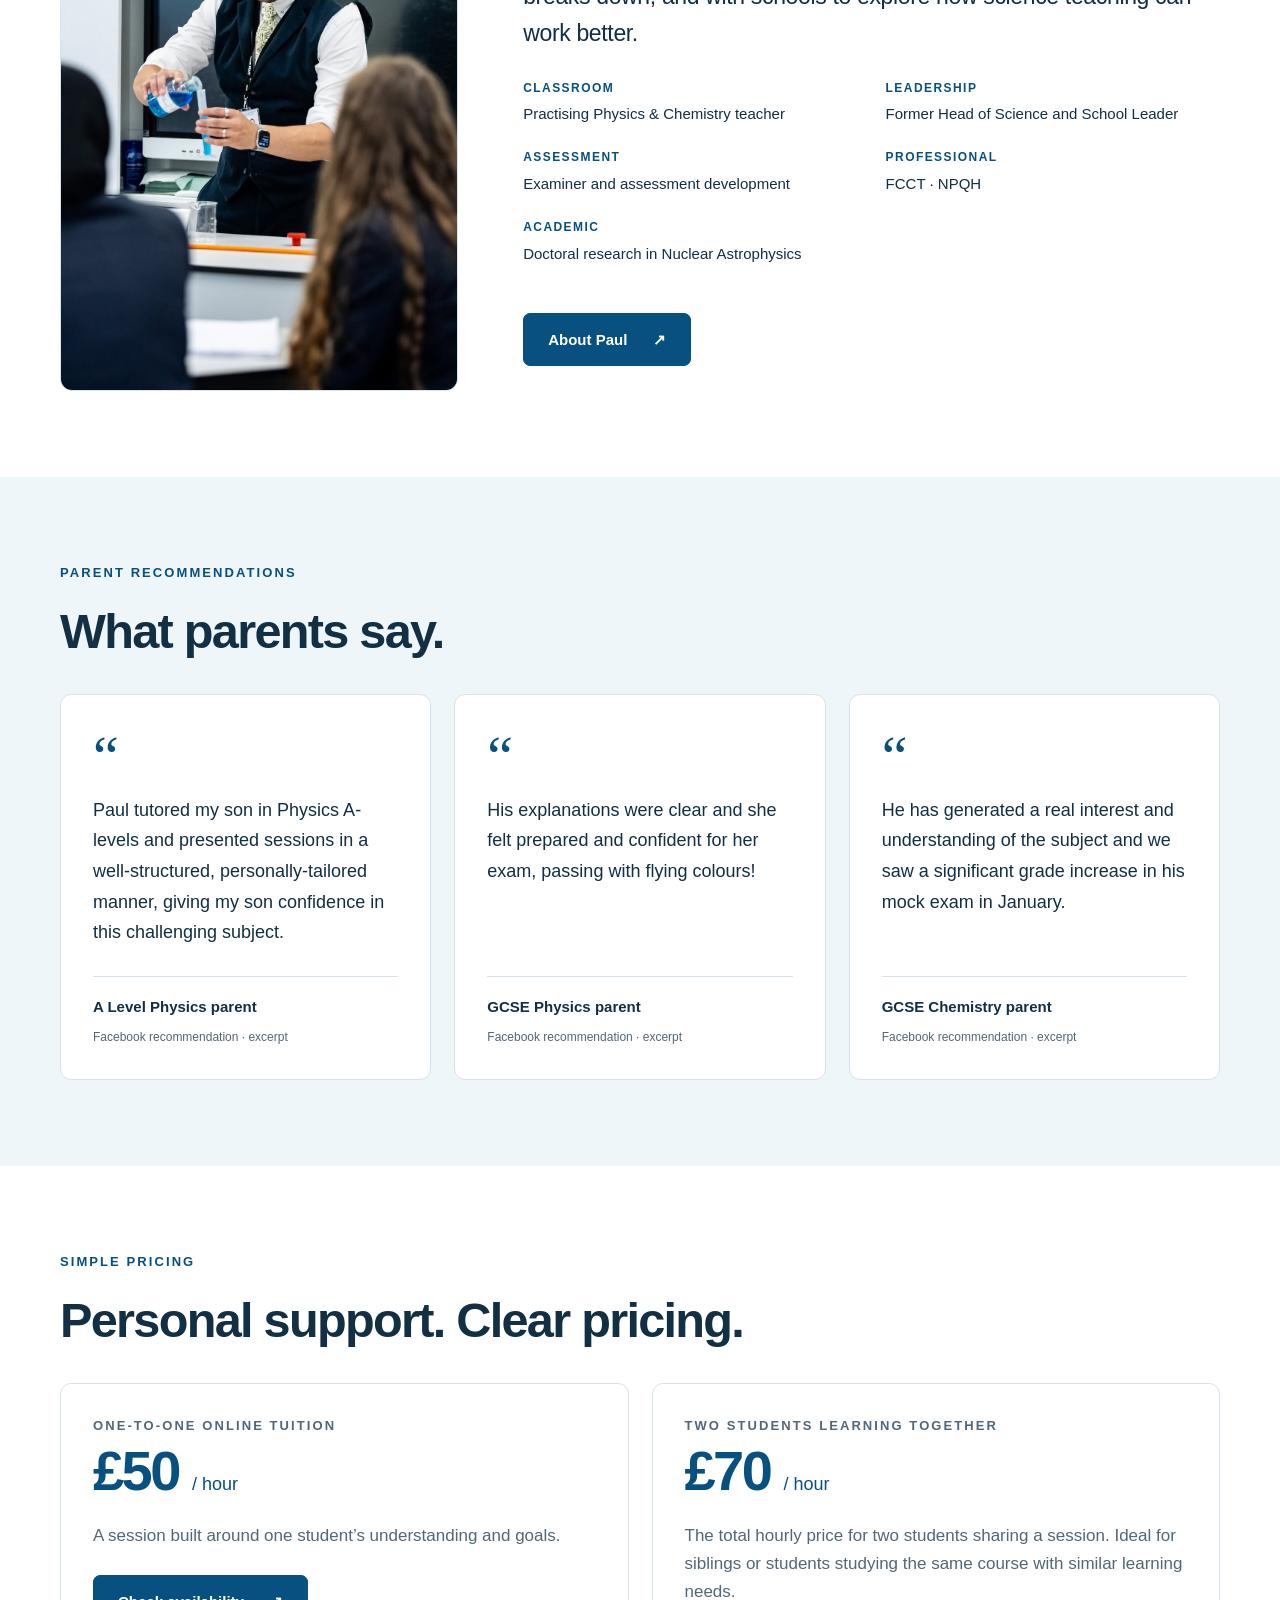
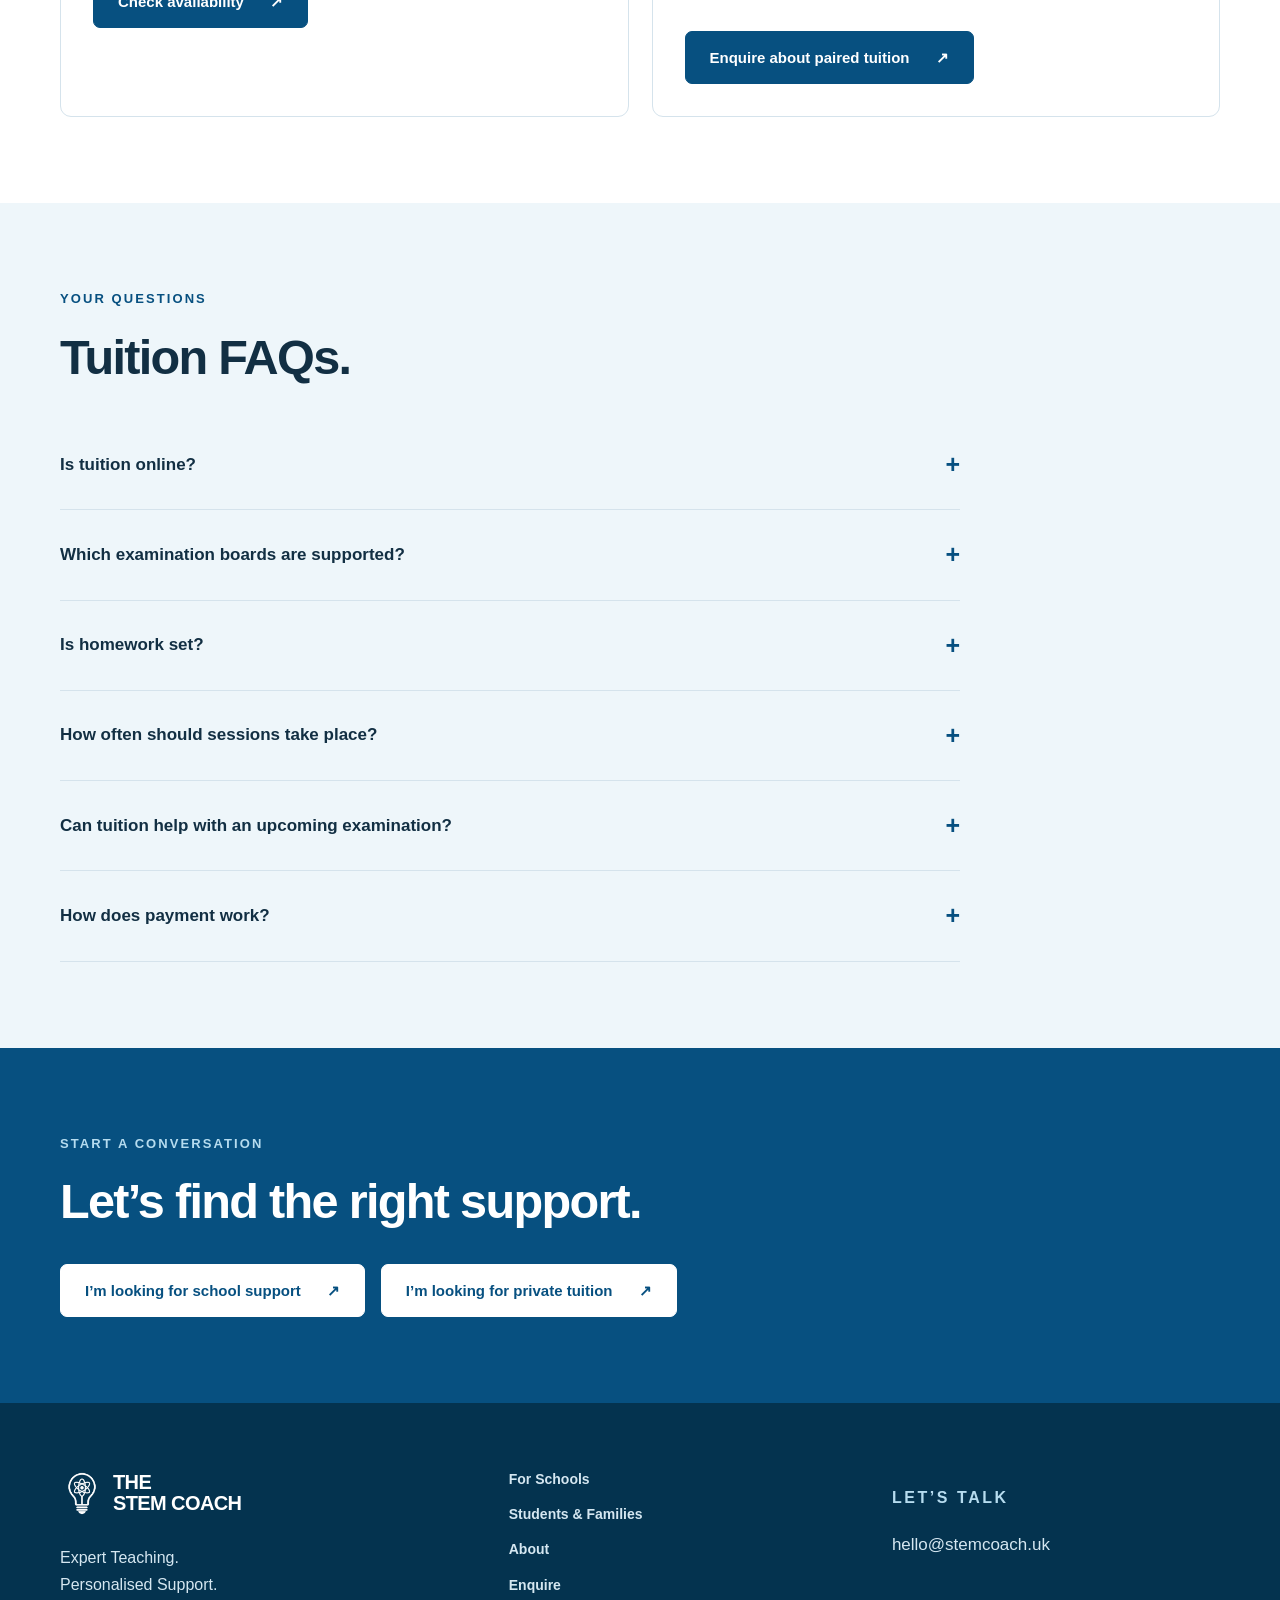
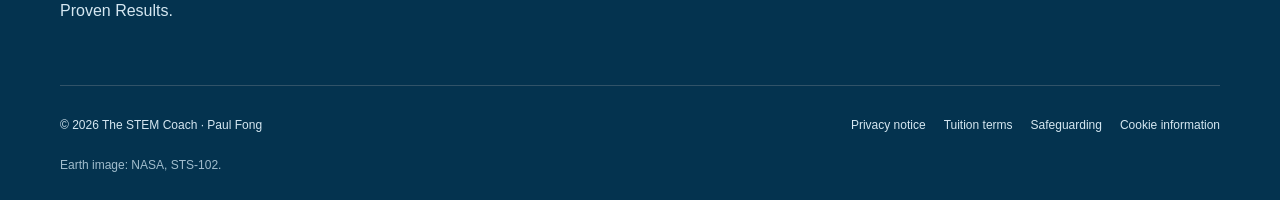
<file: tuition/index.html>
<!doctype html><html lang="en-GB"><head><meta charset="UTF-8"><meta name="viewport" content="width=device-width,initial-scale=1"><title>Students & Families | The STEM Coach</title><meta name="description" content="Online A Level Physics, GCSE Science and KS3 Science and Maths tuition, built around one student. £50 per hour."><meta property="og:title" content="Students & Families | The STEM Coach"><meta property="og:description" content="Online A Level Physics, GCSE Science and KS3 Science and Maths tuition, built around one student. £50 per hour."><meta property="og:type" content="website"><meta property="og:locale" content="en_GB"><link rel="icon" href="/favicon.svg" type="image/svg+xml"><link rel="stylesheet" href="/style.css?v=20261004-1436"><script defer src="/app.js"></script></head><body><a class="skip" href="#main">Skip to content</a><header><div class="wrap nav-wrap"><a class="brand" href="/" aria-label="The STEM Coach home"><img class="brand-mark" src="/stem-coach-logo.png" alt="" width="44" height="60"><span>THE<br>STEM COACH</span></a><button class="menu-toggle" aria-label="Open navigation" aria-expanded="false" aria-controls="main-nav">Menu <span>☰</span></button><nav id="main-nav" aria-label="Main navigation"><a href="/schools" class=" " >For Schools</a><a href="/tuition" class="active " aria-current=page>Students & Families</a><a href="/about" class=" " >About</a><a href="/enquire" class=" nav-cta" >Enquire</a></nav></div></header><main id="main"><section class="hero inner"><div class="wrap"><p class="eyebrow">STUDENTS & FAMILIES · PRIVATE TUITION</p><h1>Not more teaching.<br>Better intervention.</h1><p class="lede">One-to-one specialist science tuition built around what each individual student actually needs.</p><div class="actions"><a class="button " href="/enquire?type=tuition">Check availability <span aria-hidden="true">↗</span></a></div></div></section><section class="section "><div class="wrap"><p class="eyebrow">SUBJECTS</p><h2>Specialist support at each stage.</h2><div class="grid subject-cards"><article class="card"><span class="subject-icon"><svg viewBox="0 0 24 24" fill="none" stroke="currentColor" stroke-width="1.5" stroke-linecap="round" stroke-linejoin="round" aria-hidden="true"><ellipse cx="12" cy="12" rx="10" ry="4" transform="rotate(-25 12 12)"/><circle cx="12" cy="12" r="6"/></svg></span><h3>A Level Physics</h3><p>Conceptual understanding, mathematical fluency and examination practice, taught by a practising Physics teacher.</p></article><article class="card"><span class="subject-icon"><svg viewBox="0 0 24 24" fill="none" stroke="currentColor" stroke-width="1.5" stroke-linecap="round" stroke-linejoin="round" aria-hidden="true"><path d="M9 3h6m-5 0v6L4 19a1.5 1.5 0 0 0 1.3 2h13.4a1.5 1.5 0 0 0 1.3-2L14 9V3M7 15h10"/></svg></span><h3>GCSE Science</h3><p>Physics, Chemistry and Combined Science, with support shaped around the course and the student.</p></article><article class="card"><span class="subject-icon"><svg viewBox="0 0 24 24" fill="none" stroke="currentColor" stroke-width="1.5" stroke-linecap="round" stroke-linejoin="round" aria-hidden="true"><path d="M9 18h6m-5 3h4M8.1 14.5A6 6 0 1 1 16 14.5c-1 .8-1 1.5-1 2.5H9c0-1-.1-1.7-.9-2.5Z"/></svg></span><h3>KS3 Science & Maths</h3><p>Build secure foundations, develop confidence and address gaps before they grow.</p></article></div></div></section><section class="section pale"><div class="wrap"><p class="eyebrow">HOW IT WORKS</p><h2>An intervention built around one student.</h2><div id="how-it-works"><p class="large narrow">One-to-one tuition gives us time to uncover what is causing difficulty and find an explanation that works for the student.</p><div class="grid process"><article class="card"><span class="number">01</span><h3>Diagnose</h3><p>Questions uncover the knowledge, skills or misconceptions causing difficulty.</p></article><article class="card"><span class="number">02</span><h3>Intervene</h3><p>Every explanation responds directly to the student’s thinking.</p></article><article class="card"><span class="number">03</span><h3>Practise</h3><p>Targeted practice builds understanding, confidence and fluency.</p></article><article class="card"><span class="number">04</span><h3>Check</h3><p>Learning is revisited to check that it has actually stuck.</p></article></div><aside class="card" aria-label="Included Show-Me kit" style="margin-top:32px;padding:28px;text-align:center"><h3 style="margin-bottom:12px">Your Show-Me kit is included.</h3><p style="margin-bottom:0">A board, marker and eraser arrive before your first lesson, helping me see your thinking and spot misconceptions in real time.</p></aside></div></div></section><section class="section blue"><div class="wrap"><p class="eyebrow">BEYOND THE SESSION</p><h2>The lesson lasts an hour.<br>The support doesn’t.</h2><p class="large narrow">Targeted independent work, carefully chosen resources and practice between sessions keep the learning moving. Communication and ongoing diagnostic support help each session connect to the next.</p></div></section><section class="section "><div class="wrap"><p class="eyebrow">YOUR SCIENCE SPECIALIST</p><h2>Experience from every side of science education.</h2><div class="bio"><figure class="portrait teaching-photo"><img src="/paul-teaching.jpg" alt="Paul Fong teaching a chemistry practical, pouring a blue solution into a test tube." width="1920" height="1280" loading="lazy"></figure><div><p class="large">I’m Paul Fong, a practising teacher who enjoys helping people make sense of science. I work with students to find where understanding breaks down, and with schools to explore how science teaching can work better.</p><div class="credentials-grid"><div><h3>Classroom</h3><p>Practising Physics & Chemistry teacher</p></div><div><h3>Leadership</h3><p>Former Head of Science and School Leader</p></div><div><h3>Assessment</h3><p>Examiner and assessment development</p></div><div><h3>Professional</h3><p>FCCT · NPQH</p></div><div><h3>Academic</h3><p>Doctoral research in Nuclear Astrophysics</p></div></div><a class="button " href="/about">About Paul <span aria-hidden="true">↗</span></a></div></div></div></section><section class="section pale"><div class="wrap"><p class="eyebrow">PARENT RECOMMENDATIONS</p><h2>What parents say.</h2><div class="grid testimonials"><figure class="card testimonial"><span class="quote-mark" aria-hidden="true">“</span><blockquote>Paul tutored my son in Physics A-levels and presented sessions in a well-structured, personally-tailored manner, giving my son confidence in this challenging subject.</blockquote><figcaption><strong>A Level Physics parent</strong><small>Facebook recommendation · excerpt</small></figcaption></figure><figure class="card testimonial"><span class="quote-mark" aria-hidden="true">“</span><blockquote>His explanations were clear and she felt prepared and confident for her exam, passing with flying colours!</blockquote><figcaption><strong>GCSE Physics parent</strong><small>Facebook recommendation · excerpt</small></figcaption></figure><figure class="card testimonial"><span class="quote-mark" aria-hidden="true">“</span><blockquote>He has generated a real interest and understanding of the subject and we saw a significant grade increase in his mock exam in January.</blockquote><figcaption><strong>GCSE Chemistry parent</strong><small>Facebook recommendation · excerpt</small></figcaption></figure></div></div></section><section class="section "><div class="wrap"><p class="eyebrow">SIMPLE PRICING</p><h2>Personal support. Clear pricing.</h2><div class="grid two"><article class="card"><p class="eyebrow">ONE-TO-ONE ONLINE TUITION</p><p class="price">£50 <span>/ hour</span></p><p>A session built around one student’s understanding and goals.</p><a class="button " href="/enquire?type=tuition">Check availability <span aria-hidden="true">↗</span></a></article><article class="card"><p class="eyebrow">TWO STUDENTS LEARNING TOGETHER</p><p class="price">£70 <span>/ hour</span></p><p>The total hourly price for two students sharing a session. Ideal for siblings or students studying the same course with similar learning needs.</p><a class="button " href="/enquire?type=tuition">Enquire about paired tuition <span aria-hidden="true">↗</span></a></article></div></div></section><section class="section pale"><div class="wrap"><p class="eyebrow">YOUR QUESTIONS</p><h2>Tuition FAQs.</h2><div class="faqs"><details><summary>Is tuition online?<span aria-hidden="true">+</span></summary><p>Yes. Tuition is delivered online, making specialist support available to students across the UK.</p></details><details><summary>Which examination boards are supported?<span aria-hidden="true">+</span></summary><p>Include your examination board in your enquiry. I will confirm that I can support your course before arranging tuition.</p></details><details><summary>Is homework set?<span aria-hidden="true">+</span></summary><p>Targeted independent work and resources can support learning between sessions. The work is chosen around what the student needs.</p></details><details><summary>How often should sessions take place?<span aria-hidden="true">+</span></summary><p>We can discuss the student’s goals and availability to agree an appropriate frequency.</p></details><details><summary>Can tuition help with an upcoming examination?<span aria-hidden="true">+</span></summary><p>Tuition can identify gaps and focus practice ahead of an examination. Enquire with the subject, board and exam date so we can discuss what is realistic.</p></details><details><summary>How does payment work?<span aria-hidden="true">+</span></summary><p>Payment arrangements to be confirmed before booking.</p></details></div></div></section><section class="section blue"><div class="wrap"><p class="eyebrow">START A CONVERSATION</p><h2>Let’s find the right support.</h2><div class="actions"><a class="button light" href="/enquire?type=school">I’m looking for school support <span aria-hidden="true">↗</span></a><a class="button light" href="/enquire?type=tuition">I’m looking for private tuition <span aria-hidden="true">↗</span></a></div></div></section></main><footer><div class="wrap"><div class="footer-top"><div><a class="brand" href="/" aria-label="The STEM Coach home"><img class="brand-mark" src="/stem-coach-logo.png" alt="" width="44" height="60"><span>THE<br>STEM COACH</span></a><p>Expert Teaching.<br>Personalised Support.<br>Proven Results.</p></div><nav aria-label="Footer navigation"><a href="/schools">For Schools</a><a href="/tuition">Students & Families</a><a href="/about">About</a><a href="/enquire">Enquire</a></nav><div><p class="eyebrow">LET’S TALK</p><a href="mailto:hello@stemcoach.uk">hello@stemcoach.uk</a></div></div><div class="footer-bottom"><span>© 2026 The STEM Coach · Paul Fong</span><div><a href="/privacy">Privacy notice</a><a href="/terms">Tuition terms</a><a href="/safeguarding">Safeguarding</a><a href="/cookies">Cookie information</a></div></div><p class="image-credit">Earth image: NASA, STS-102.</p></div></footer></body></html>
</file>
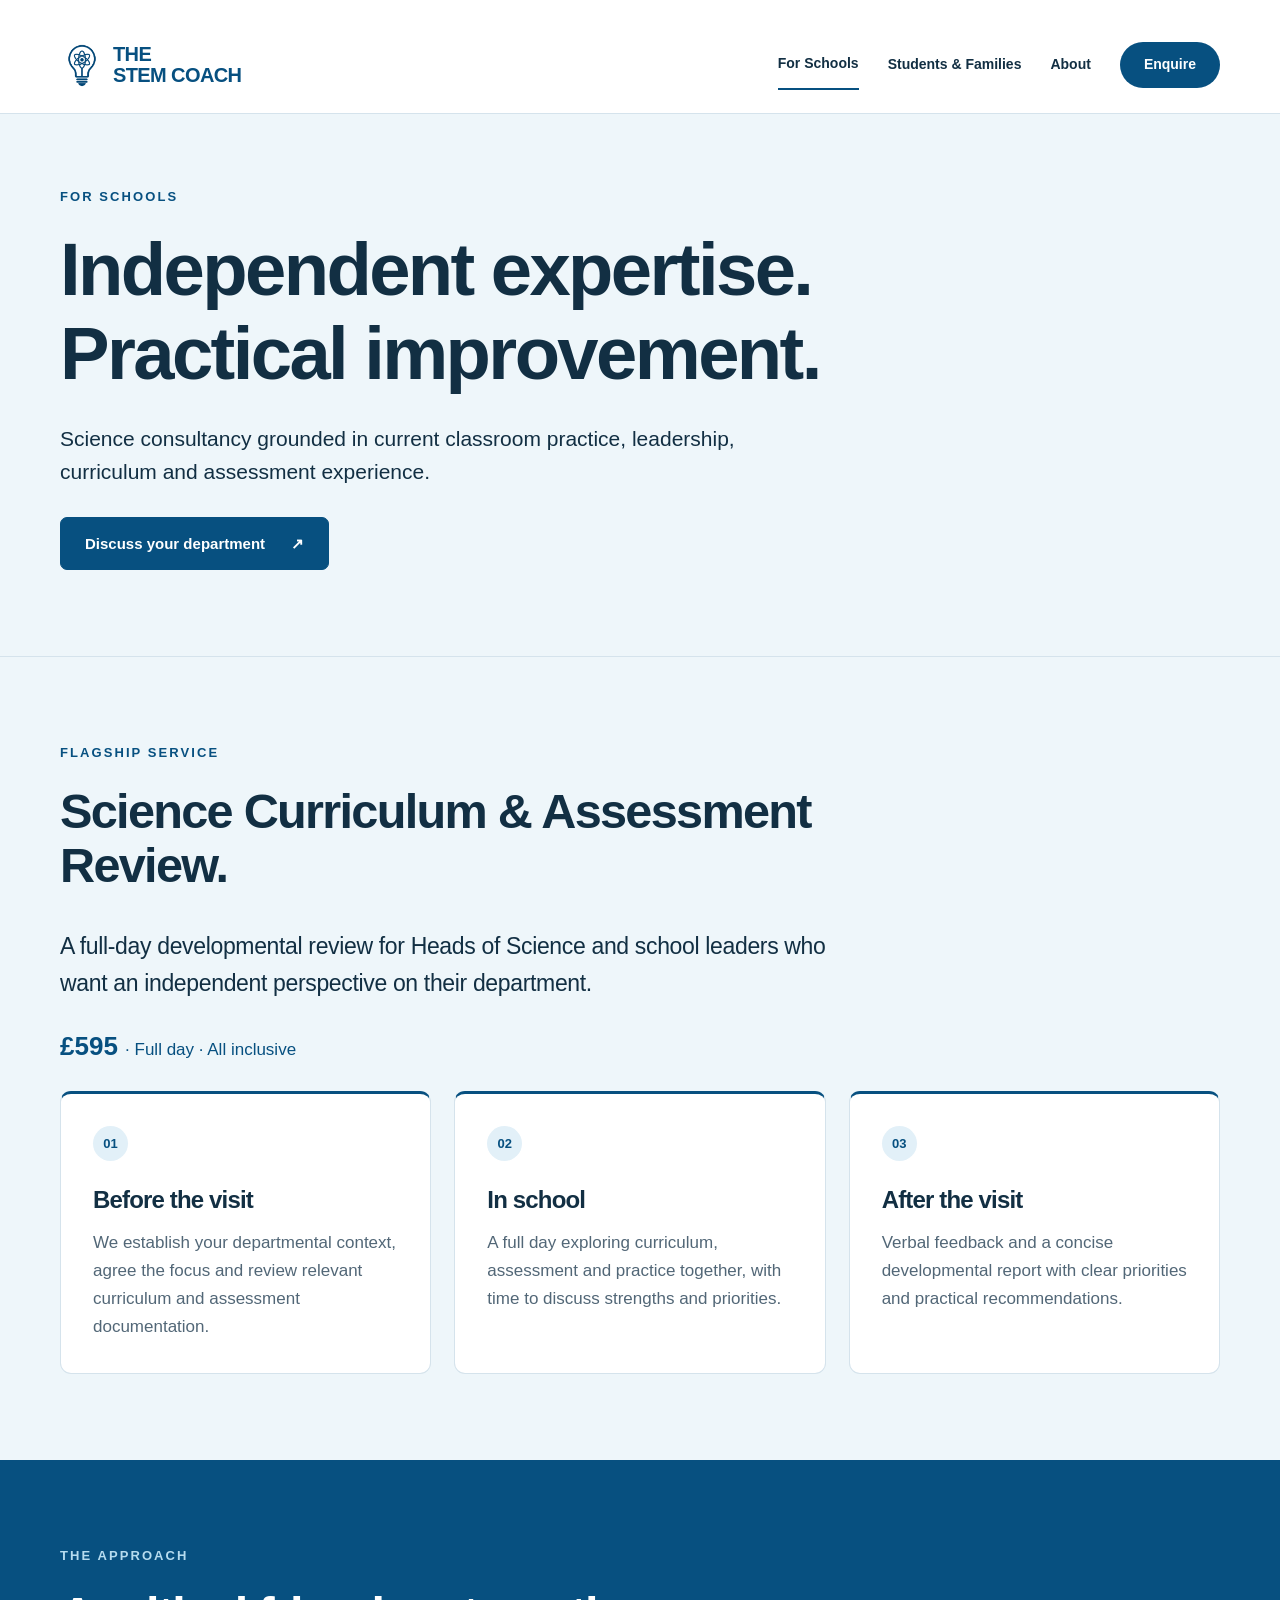
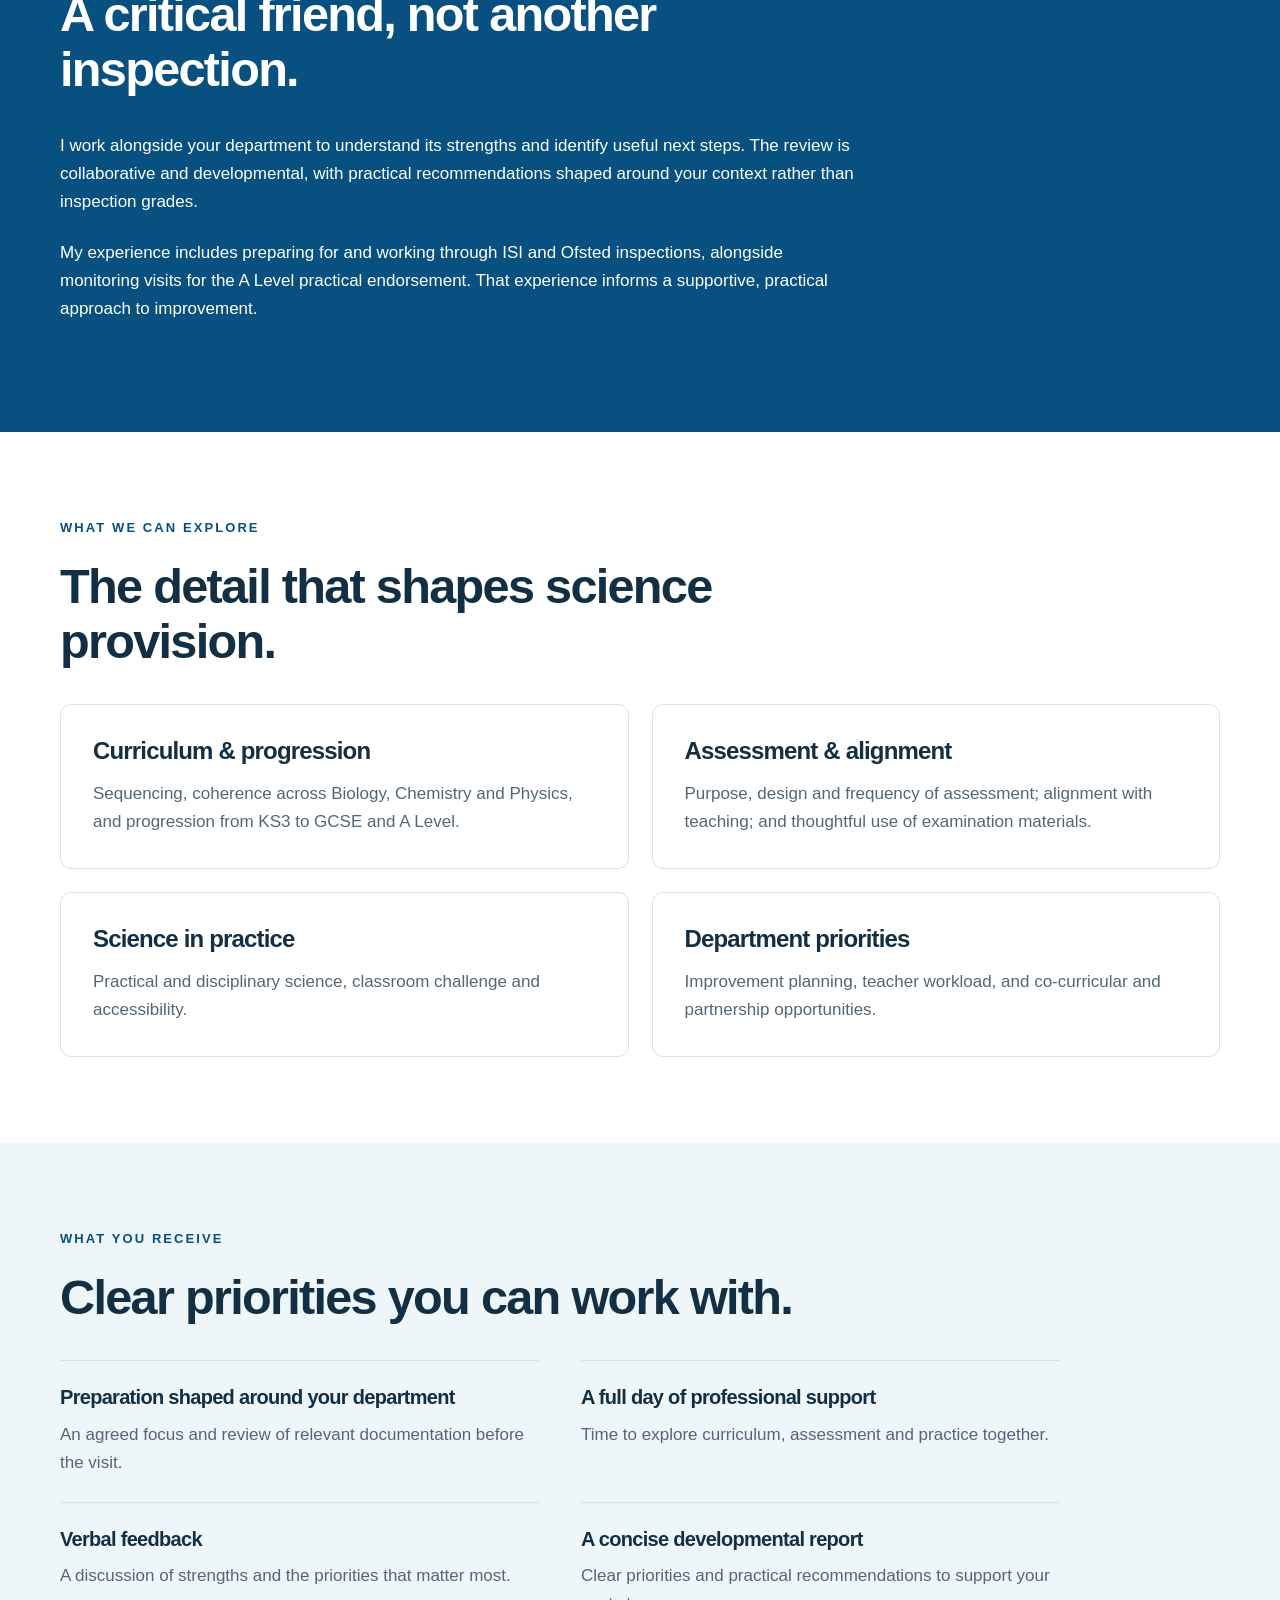
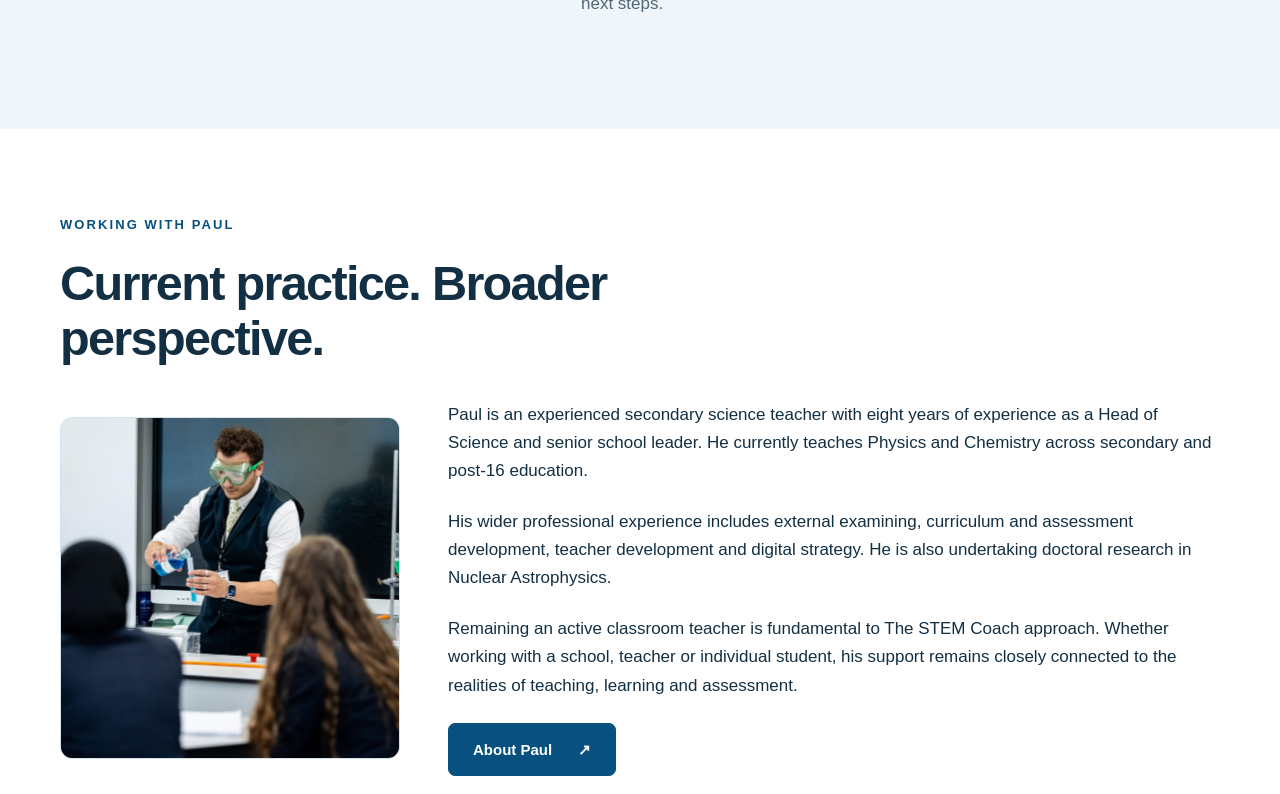
<file: schools/curriculum-assessment-review/index.html>
<!doctype html><html lang="en-GB"><head><meta charset="utf-8"><meta http-equiv="refresh" content="0;url=/schools/#review"><meta name="robots" content="noindex"><title>Science Curriculum &amp; Assessment Review | The STEM Coach</title></head><body><p>The Review is now on the <a href="/schools/#review">Schools page</a>.</p></body></html>
</file>
<file: style.css>
:root{--blue:#075080;--deep:#04334f;--ink:#122f43;--muted:#526777;--pale:#eef6fa;--line:#d5e3ec;--white:#fff}*{box-sizing:border-box}html{scroll-behavior:smooth;scroll-padding-top:110px}body{margin:0;color:var(--ink);font-family:Arial,Helvetica,sans-serif;font-size:17px;line-height:1.65}h1,h2,h3,p{margin-top:0}h1,h2,h3{letter-spacing:-.035em;line-height:1.13}h1{font-size:clamp(2.7rem,5.8vw,5rem);max-width:950px;margin-bottom:26px}h2{font-size:clamp(2rem,3.8vw,3.2rem);max-width:820px;margin-bottom:35px}h3{font-size:1.5rem;margin-bottom:16px}p{margin-bottom:23px}a{color:var(--blue);text-decoration:none}a:hover{text-decoration:underline}button,input,textarea,select{font:inherit}button,a,input,textarea,select,summary{outline-offset:5px}*:focus-visible{outline:3px solid #2385bd}.wrap{width:min(1160px,calc(100% - 72px));margin:auto}.skip{position:fixed;top:-100px;left:15px;z-index:20;background:white;padding:14px}.skip:focus{top:10px}header{background:rgba(255,255,255,.98);border-bottom:1px solid var(--line);position:sticky;top:0;z-index:10}.nav-wrap{display:flex;align-items:center;justify-content:space-between;min-height:96px;gap:24px}.brand{display:flex;align-items:center;gap:9px;font-size:20px;line-height:1.05;font-weight:800;letter-spacing:-.03em;color:var(--blue);flex-shrink:0}.brand:hover{text-decoration:none}.brand svg{width:44px;height:60px}nav{display:flex;gap:29px;align-items:center}nav a{font-size:14px;font-weight:600;color:var(--ink);white-space:nowrap;padding:12px 0}.nav-cta{background:var(--blue);color:white;padding:11px 24px;border-radius:30px}nav .active:not(.nav-cta){border-bottom:2px solid var(--blue)}.menu-toggle{display:none}.hero{padding:90px 0 86px}.hero .lede{font-size:21px;max-width:680px;line-height:1.6}.hero.inner{background:var(--pale);border-bottom:1px solid var(--line)}.hero.earth{color:white;background:linear-gradient(90deg,rgba(0,24,41,.92),rgba(0,37,60,.54)),url('/earth.jpg') center 54%/cover;min-height:630px;display:flex;align-items:center}.hero.earth h1{font-size:clamp(3.3rem,6.8vw,5.9rem);max-width:900px}.eyebrow{font-size:13px;font-weight:700;letter-spacing:.16em;color:var(--blue);margin-bottom:20px;line-height:1.6}.earth .eyebrow,.blue .eyebrow{color:#b6dcef}.actions{display:flex;flex-wrap:wrap;gap:16px;align-items:center;margin-top:28px}.button{display:inline-flex;align-items:center;justify-content:space-between;gap:26px;background:var(--blue);color:white;border:1px solid var(--blue);padding:15px 24px;border-radius:7px;font-size:15px;font-weight:700;line-height:1.4;cursor:pointer;min-height:52px;transition:background .2s,transform .2s}.button:hover{background:var(--deep);text-decoration:none;transform:translateY(-2px)}.button.light{background:white;color:var(--blue);border-color:white}.button.light:hover{background:#e6f3fa}.earth .button:first-child{background:rgba(4,76,123,.7);color:white;border-color:#b6dcef}.text-link{padding:14px 10px;font-size:15px;font-weight:700}.credentials{font-size:14px;color:#d5e8f5;margin-top:42px;margin-bottom:0}.subject-line{font-size:15px;font-weight:600;margin:0}.section{padding:86px 0}.pale{background:var(--pale)}.blue{background:var(--blue);color:white}.routes{display:grid;grid-template-columns:1fr 1fr;gap:28px}.route{border:1px solid var(--line);border-radius:12px;padding:43px;background:var(--pale)}.route:nth-child(2){background:white}.route h3{font-size:2.3rem}.route p:not(.eyebrow){max-width:430px;color:var(--muted)}.split{display:grid;grid-template-columns:1.3fr 1fr;gap:70px;align-items:center}.large{font-size:23px;line-height:1.6;letter-spacing:-.015em}.narrow{max-width:800px}.price-panel{padding:34px 38px;border-radius:12px;background:white;border:1px solid var(--line)}.price{font-size:3.5rem;line-height:1.2;font-weight:700;letter-spacing:-.045em;margin-bottom:12px;color:var(--blue)}.price span{font-size:18px;font-weight:400;letter-spacing:0}.inline-price{font-size:26px;font-weight:700;color:var(--blue)}.inline-price span{font-size:17px;font-weight:400}blockquote{margin:0;border-left:3px solid var(--blue);padding-left:36px;font-size:clamp(1.8rem,3vw,2.65rem);font-weight:700;line-height:1.3;letter-spacing:-.025em}.grid{display:grid;grid-template-columns:repeat(3,1fr);gap:23px}.grid:has(> :nth-child(4)){grid-template-columns:repeat(2,1fr)}.grid.two{grid-template-columns:repeat(2,1fr)}.card{padding:32px;background:white;border:1px solid var(--line);border-radius:11px}.card p{color:var(--muted);margin-bottom:0}.card .price{color:var(--blue);margin-bottom:18px}.card .button{margin-top:25px}.number{display:inline-flex;align-items:center;justify-content:center;width:35px;height:35px;font-size:13px;font-weight:700;color:var(--blue);background:#e2f0f8;border-radius:50%;margin-bottom:25px}.process .card{border-top:3px solid var(--blue)}.bio{display:grid;grid-template-columns:.8fr 1.4fr;gap:65px;align-items:center}.portrait{border:1px solid var(--line);border-radius:12px;background:linear-gradient(135deg,#dcebf4,#edf5fa);min-height:430px;display:flex;flex-direction:column;align-items:center;justify-content:center;text-align:center;color:var(--blue);padding:30px}.portrait svg{width:70px;height:100px}.portrait p{font-size:30px;font-weight:700;margin:22px 0 7px}.portrait small{font-size:14px;color:var(--muted)}.credentials-grid{display:grid;grid-template-columns:1fr 1fr;gap:8px 28px;margin:30px 0}.credentials-grid h3{font-size:12px;letter-spacing:.12em;text-transform:uppercase;margin-bottom:7px;color:var(--blue)}.credentials-grid p{font-size:15px;line-height:1.6;margin-bottom:17px}.ticks{padding-left:20px}.ticks li{padding-left:6px;margin-bottom:12px}.faqs{max-width:900px}details{border-bottom:1px solid var(--line)}summary{display:flex;align-items:center;justify-content:space-between;gap:20px;list-style:none;cursor:pointer;font-weight:600;padding:24px 0}summary::-webkit-details-marker{display:none}summary span{font-size:25px;color:var(--blue)}details[open] summary span{transform:rotate(45deg)}details p{max-width:780px;color:var(--muted);padding-right:30px}.credential-strip,.category-list{display:flex;flex-wrap:wrap;gap:12px;margin-bottom:35px}.credential-strip span,.category-list span{padding:11px 18px;border:1px solid var(--line);background:var(--pale);border-radius:6px;font-size:14px;font-weight:600}.article-placeholder small{display:block;margin-top:28px;font-size:13px;line-height:1.6;color:var(--muted)}.enquiry-layout{display:grid;grid-template-columns:1.8fr 1fr;gap:70px}form{max-width:760px}fieldset{padding:0;border:0;margin:0 0 30px}legend{font-weight:600;margin-bottom:15px}.type-options{display:flex;flex-wrap:wrap;gap:12px}.type-options label{padding:13px 15px;border:1px solid var(--line);border-radius:7px;font-size:14px;margin:0;cursor:pointer;background:var(--pale)}.type-options input{width:auto;margin-right:6px}.field-grid{display:grid;grid-template-columns:1fr 1fr;gap:20px}label{display:block;font-size:15px;font-weight:600;margin-bottom:22px}input:not([type=radio]),select,textarea{display:block;width:100%;border:1px solid #aebfcb;border-radius:5px;background:white;padding:13px 14px;margin-top:9px;color:var(--ink);min-height:49px}textarea{resize:vertical}.form-note{font-size:14px;color:var(--muted)}aside{background:var(--pale);padding:32px;border-radius:10px;align-self:start}aside h3{font-size:27px}aside p{font-size:16px}.email{font-size:16px;font-weight:600;overflow-wrap:anywhere}hr{border:0;border-top:1px solid var(--line);margin:28px 0}.confirmation{padding:25px;background:var(--pale);border:1px solid var(--line);border-radius:7px;margin-top:30px}.confirmation textarea{font-size:14px}.confirmation button{margin-top:18px}footer{background:var(--deep);color:#d5e7f1;padding:60px 0 24px}footer .brand{color:white}footer a{color:#d5e7f1}footer .eyebrow{color:#b6dcef}.footer-top{display:grid;grid-template-columns:1.2fr 1fr 1fr;gap:55px}.footer-top p{font-size:16px;margin-top:22px}.footer-top nav{display:flex;flex-direction:column;align-items:flex-start;gap:2px}.footer-top nav a{font-size:14px;padding:5px 0}.footer-bottom{display:flex;justify-content:space-between;gap:25px;padding-top:30px;margin-top:38px;border-top:1px solid #315368;font-size:12px}.footer-bottom div{display:flex;flex-wrap:wrap;gap:18px}.image-credit{font-size:12px;color:#a1bdcd;margin:20px 0 0}@media(min-width:1400px){.hero.earth{min-height:700px}}@media(max-width:1000px){nav{gap:17px}.nav-wrap{min-height:86px}.brand{font-size:17px}.wrap{width:calc(100% - 48px)}.section{padding:65px 0}.split,.bio{gap:35px}.enquiry-layout{gap:30px}.route{padding:30px}.grid{grid-template-columns:repeat(2,1fr)}.portrait{min-height:380px}}@media(max-width:760px){.wrap{width:calc(100% - 36px)}.nav-wrap{min-height:78px}.brand{font-size:17px}.brand svg{height:45px;width:34px}.menu-toggle{display:flex;gap:12px;align-items:center;padding:10px 13px;border:1px solid var(--line);border-radius:5px;background:white;color:var(--blue);font-size:14px;min-height:44px}header nav{display:none;position:absolute;left:0;right:0;top:100%;background:white;border-bottom:1px solid var(--line);padding:15px 20px 22px;align-items:stretch;gap:0}header nav.open{display:flex;flex-direction:column}header nav a{padding:14px 10px}header nav .nav-cta{margin-top:8px;text-align:center}.hero{padding:53px 0}.hero.earth{min-height:570px;background-position:58% center}.hero.earth h1{font-size:3.5rem}.hero .lede{font-size:18px}.hero .lede br{display:none}.credentials{font-size:12px;line-height:1.8;margin-top:30px}.actions{gap:12px}.hero .actions .button{width:100%}.section{padding:53px 0}h2{margin-bottom:27px}.eyebrow{font-size:12px;margin-bottom:16px}.routes,.split,.bio,.enquiry-layout,.grid,.grid.two,.grid:has(> :nth-child(4)){grid-template-columns:1fr;gap:22px}.route{padding:29px}.route h3{font-size:2rem}.large{font-size:20px}.price-panel{padding:28px}.card{padding:27px}.bio .portrait{min-height:280px}.credentials-grid{gap:10px 18px}.blue .actions .button{width:100%}blockquote{padding-left:25px;margin:10px 0}.field-grid{grid-template-columns:1fr;gap:0}.type-options{flex-direction:column}.type-options label{min-height:48px}aside{padding:28px}.footer-top{grid-template-columns:1fr 1fr;gap:30px}.footer-top>div:last-child{grid-column:1/-1}.footer-bottom{flex-direction:column}.footer-bottom div{gap:13px}.subject-line{font-size:14px;width:100%;margin-top:8px}.inline-price{width:100%}.inline-price span{font-size:15px}}@media(prefers-reduced-motion:reduce){html{scroll-behavior:auto}*{transition:none!important}}

/* Supplied STEM Coach brand mark, recoloured for each surface. */
.brand-mark{width:44px;height:60px;object-fit:contain;flex-shrink:0}
footer .brand-mark{filter:brightness(0) invert(1)}
.portrait-mark{width:70px;height:100px;object-fit:contain}
@media(max-width:760px){.brand-mark{width:34px;height:45px}}

/* Real classroom photographs and parent recommendations. */
figure.teaching-photo{margin:0;padding:0;display:block;overflow:hidden;min-height:0;background:var(--pale)}
.teaching-photo img{display:block;width:100%;height:510px;object-fit:cover;object-position:48% center}
.demonstration-photo{margin:0;max-width:620px}
.demonstration-photo img{display:block;width:100%;height:auto;border-radius:12px}
.demonstration-photo figcaption{font-size:14px;color:var(--muted);margin-top:16px}
.subject-icon{display:inline-flex;align-items:center;justify-content:center;width:48px;height:48px;color:var(--blue);background:#e2f0f8;border-radius:50%;margin-bottom:25px}
.subject-icon svg{width:27px;height:27px}
figure.testimonial{margin:0;display:flex;flex-direction:column}
.quote-mark{font-size:58px;font-family:Georgia,serif;color:var(--blue);line-height:1;margin-bottom:10px}
.testimonial blockquote{border:0;padding:0;font-size:18px;font-weight:400;letter-spacing:0;line-height:1.7;margin:0 0 28px}
.testimonial figcaption{margin-top:auto;border-top:1px solid var(--line);padding-top:18px}
.testimonial figcaption strong,.testimonial figcaption span,.testimonial figcaption small{display:block}
.testimonial figcaption strong{font-size:15px}
.testimonial figcaption span{font-size:14px;color:var(--muted)}
.testimonial figcaption small{font-size:12px;color:var(--muted);margin-top:8px}
@media(max-width:760px){.teaching-photo img{height:420px;object-position:48% center}.bio .teaching-photo{min-height:0}}

.deliverables{list-style:none;padding:0;margin:0;display:grid;grid-template-columns:1fr 1fr;gap:0 42px;max-width:1000px}
.deliverables li{padding:25px 0;border-top:1px solid var(--line)}
.deliverables h3{font-size:20px;margin-bottom:12px}
.deliverables p{color:var(--muted);margin-bottom:0}
.schools-bio .teaching-photo img{height:390px}
@media(max-width:760px){.deliverables{grid-template-columns:1fr}.schools-bio .teaching-photo img{height:380px}}

/* Keep classroom images within their layout columns. */
.bio{grid-template-columns:minmax(0,.8fr) minmax(0,1.4fr)}
.bio>*,.split>*,.routes>*{min-width:0}
figure.teaching-photo{width:100%;max-width:100%}
.teaching-photo img{max-width:100%}
.schools-bio{grid-template-columns:minmax(0,340px) minmax(0,1fr);gap:48px}
.schools-bio .teaching-photo img{height:340px}
@media(max-width:760px){.bio,.schools-bio{grid-template-columns:minmax(0,1fr);gap:24px}.schools-bio .teaching-photo{max-width:420px}.schools-bio .teaching-photo img{height:340px}}
</file>
